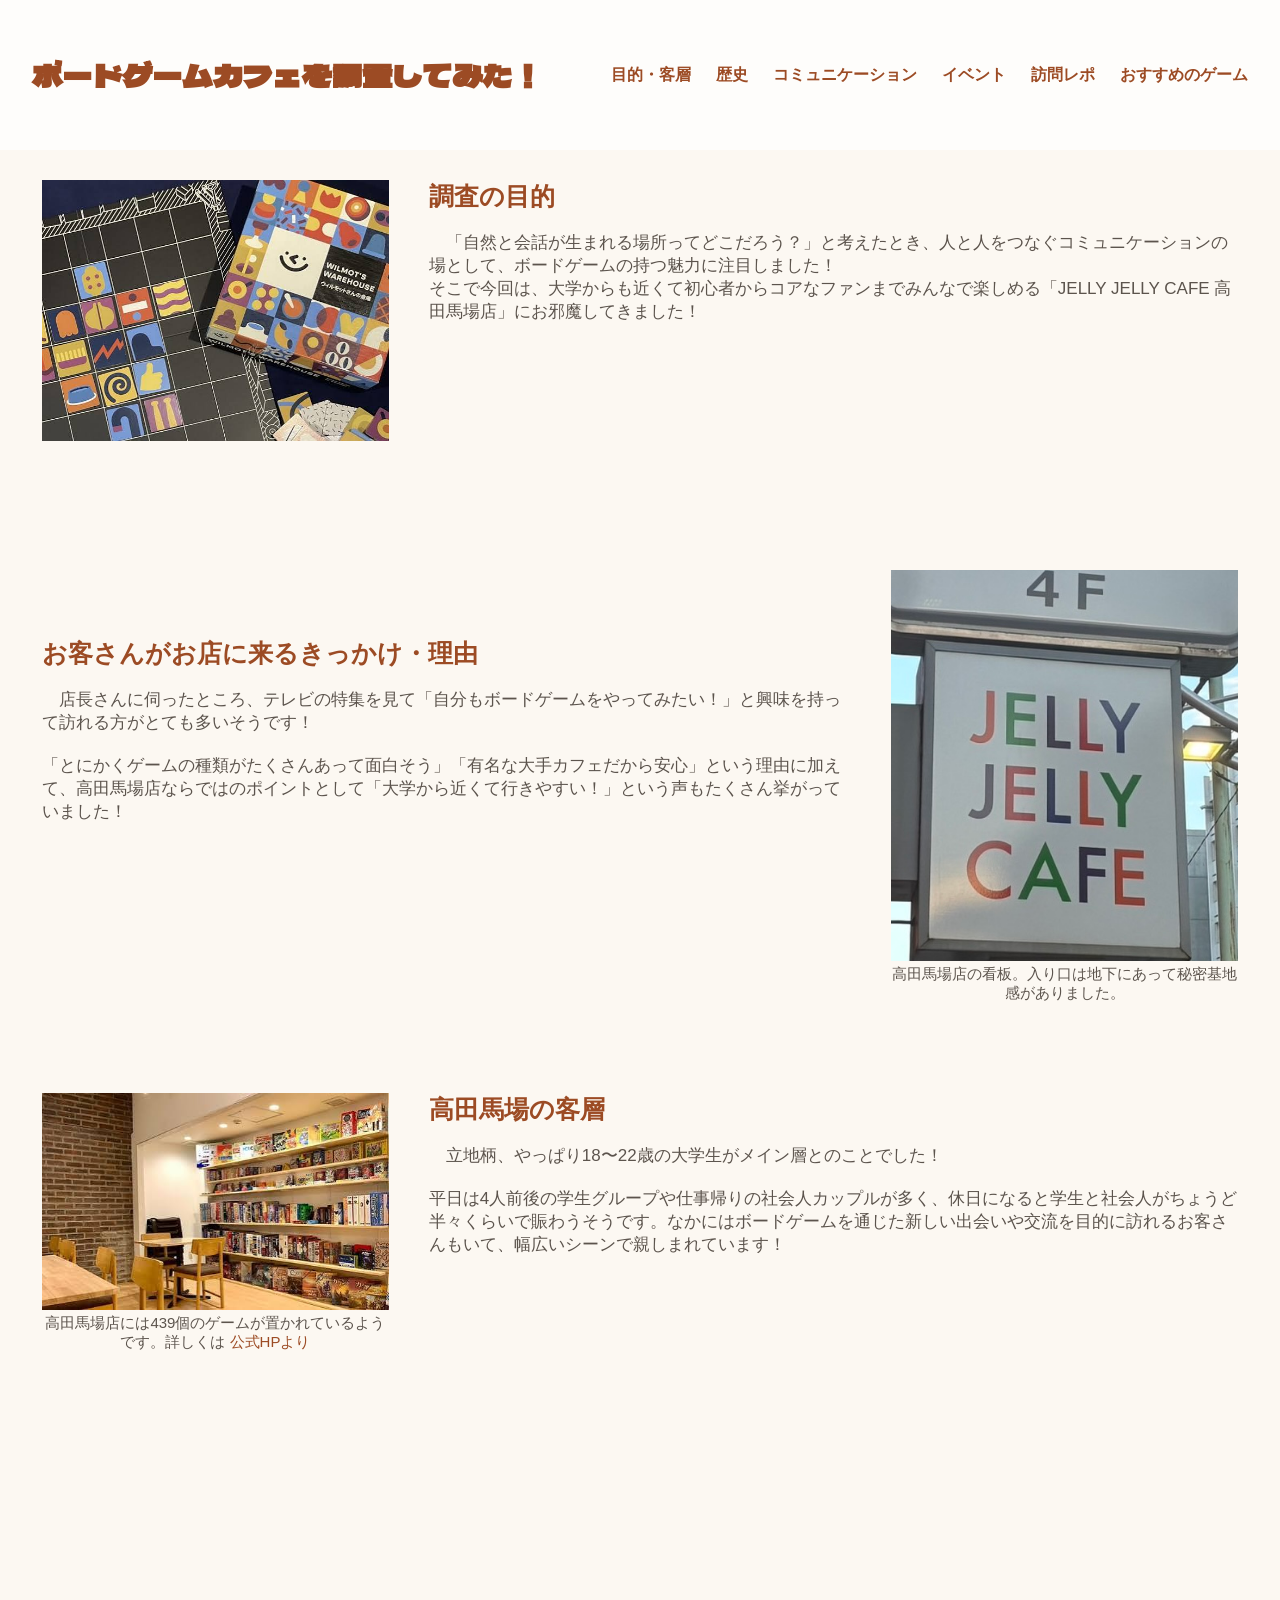
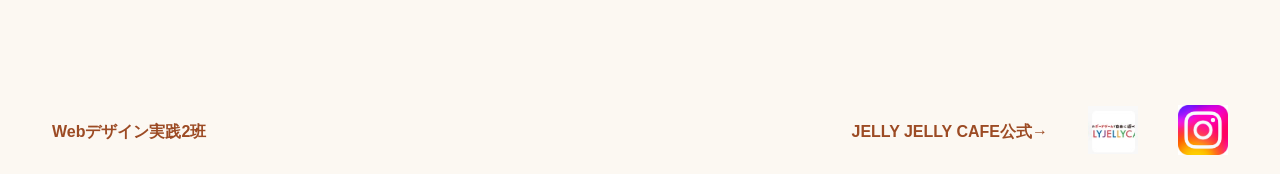
<file: index.html>
<!DOCTYPE html>
<html lang="ja">
<head>
	<meta charset="UTF-8">
    <link rel="stylesheet" href="style.css">
    <link rel="preconnect" href="https://fonts.googleapis.com">
	<link rel="preconnect" href="https://fonts.gstatic.com" crossorigin>
	<link href="https://fonts.googleapis.com/css2?family=Dela+Gothic+One&display=swap" rel="stylesheet">
    <link rel="icon" href="img/1_target/target.jpeg">
	<title>ボードゲームカフェを調査してみた！</title>
</head>

<body>
    <header>
        <div class="header_container">
            <font class="maintitle">ボードゲームカフェを調査してみた！</font>
            <div class="page_links">
                <a class="link_title" href="index.html">目的・客層</a>
                <a class="link_title" href="2_history.html">歴史</a>
                <a class="link_title" href="3_communication.html">コミュニケーション</a>
                <a class="link_title" href="4_event.html">イベント</a>
                <a class="link_title" href="5_nanioshita.html">訪問レポ</a>
                <a class="link_title" href="6_game.html">おすすめのゲーム</a>
            </div>
        </div>
    </header>


	<!--書き込むところ-->
	<main>
        <!--本調査の目的-->
        <div class="item" id="item1">
            <div class="photo_item">
                <img class="photo_image" src="img/1_target/target.jpeg"></img><br>
            </div>
            <div class="text_item">
                <font class="text_subtitle">調査の目的</font><br><br>
                <font class="text_nakami">　「自然と会話が生まれる場所ってどこだろう？」と考えたとき、人と人をつなぐコミュニケーションの場として、ボードゲームの持つ魅力に注目しました！<br>
                    そこで今回は、大学からも近くて初心者からコアなファンまでみんなで楽しめる「JELLY JELLY CAFE 高田馬場店」にお邪魔してきました！</font>
            </div>
        </div>
        <div class="item" id="item2">
            <div class="text_item">
                <font class="text_subtitle">お客さんがお店に来るきっかけ・理由</font><br><br>
                <font class="text_nakami">　店長さんに伺ったところ、テレビの特集を見て「自分もボードゲームをやってみたい！」と興味を持って訪れる方がとても多いそうです！<br><br>
                    「とにかくゲームの種類がたくさんあって面白そう」「有名な大手カフェだから安心」という理由に加えて、高田馬場店ならではのポイントとして「大学から近くて行きやすい！」という声もたくさん挙がっていました！</font>
            </div>
            <div class="photo_item">
                <img class="photo_image" src="img/1_target/kanban.JPG"></img><br>
                <font class="photo_caption">高田馬場店の看板。入り口は地下にあって秘密基地感がありました。</font>
            </div>
        </div>
        <div class="item" id="item3">
            <div class="photo_item">
                <img class="photo_image" src="img/1_target/tennai.jpeg"></img><br>
                <font class="photo_caption">高田馬場店には439個のゲームが置かれているようです。詳しくは
                    <a class="link_title" href="https://jellyjellycafe.com/games">公式HPより</a>
                </font>
            </div>
            <div class="text_item">
                <font class="text_subtitle">高田馬場の客層</font><br><br>
                <font class="text_nakami">　立地柄、やっぱり18〜22歳の大学生がメイン層とのことでした！<br><br>
                    平日は4人前後の学生グループや仕事帰りの社会人カップルが多く、休日になると学生と社会人がちょうど半々くらいで賑わうそうです。なかにはボードゲームを通じた新しい出会いや交流を目的に訪れるお客さんもいて、幅広いシーンで親しまれています！</font>
            </div>
        </div>
     <!--書き込むところ　ここまで！-->
    </main>

    <footer>
        <div class="footer_container">
            <font>Webデザイン実践2班</font>
            <div class="sns">
                <font>JELLY JELLY CAFE公式→</font>
                <a href="https://jellyjellycafe.com/about">
                    <img class="link_icon" src="img/1_target/koshiki_logo.jpg"></a>
                <a  href="https://www.instagram.com/jelly2cafe_baba/?utm_source=ig_web_button_share_sheet">
                    <img class="link_icon" src="img/1_target/instagram.jpeg"></a>
            </div>
        </div>
    </footer>

</body>
</html>
</file>
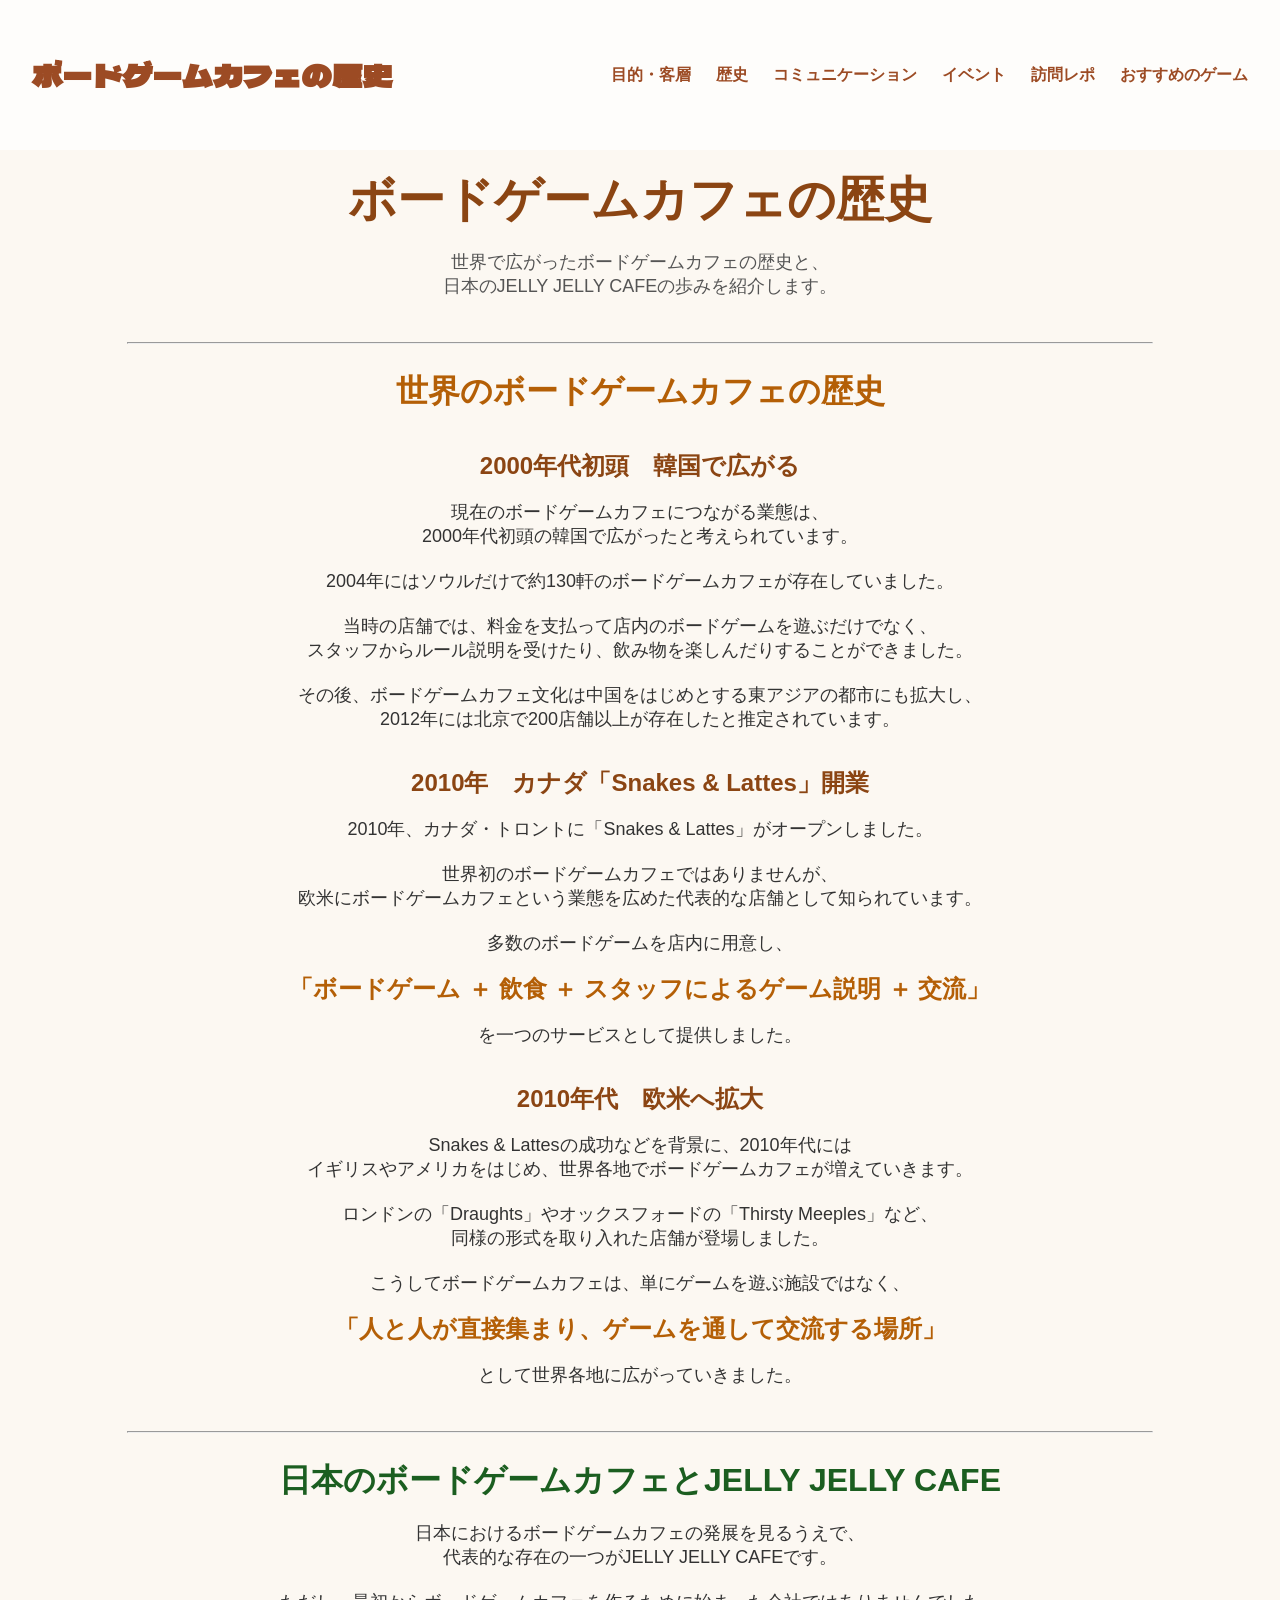
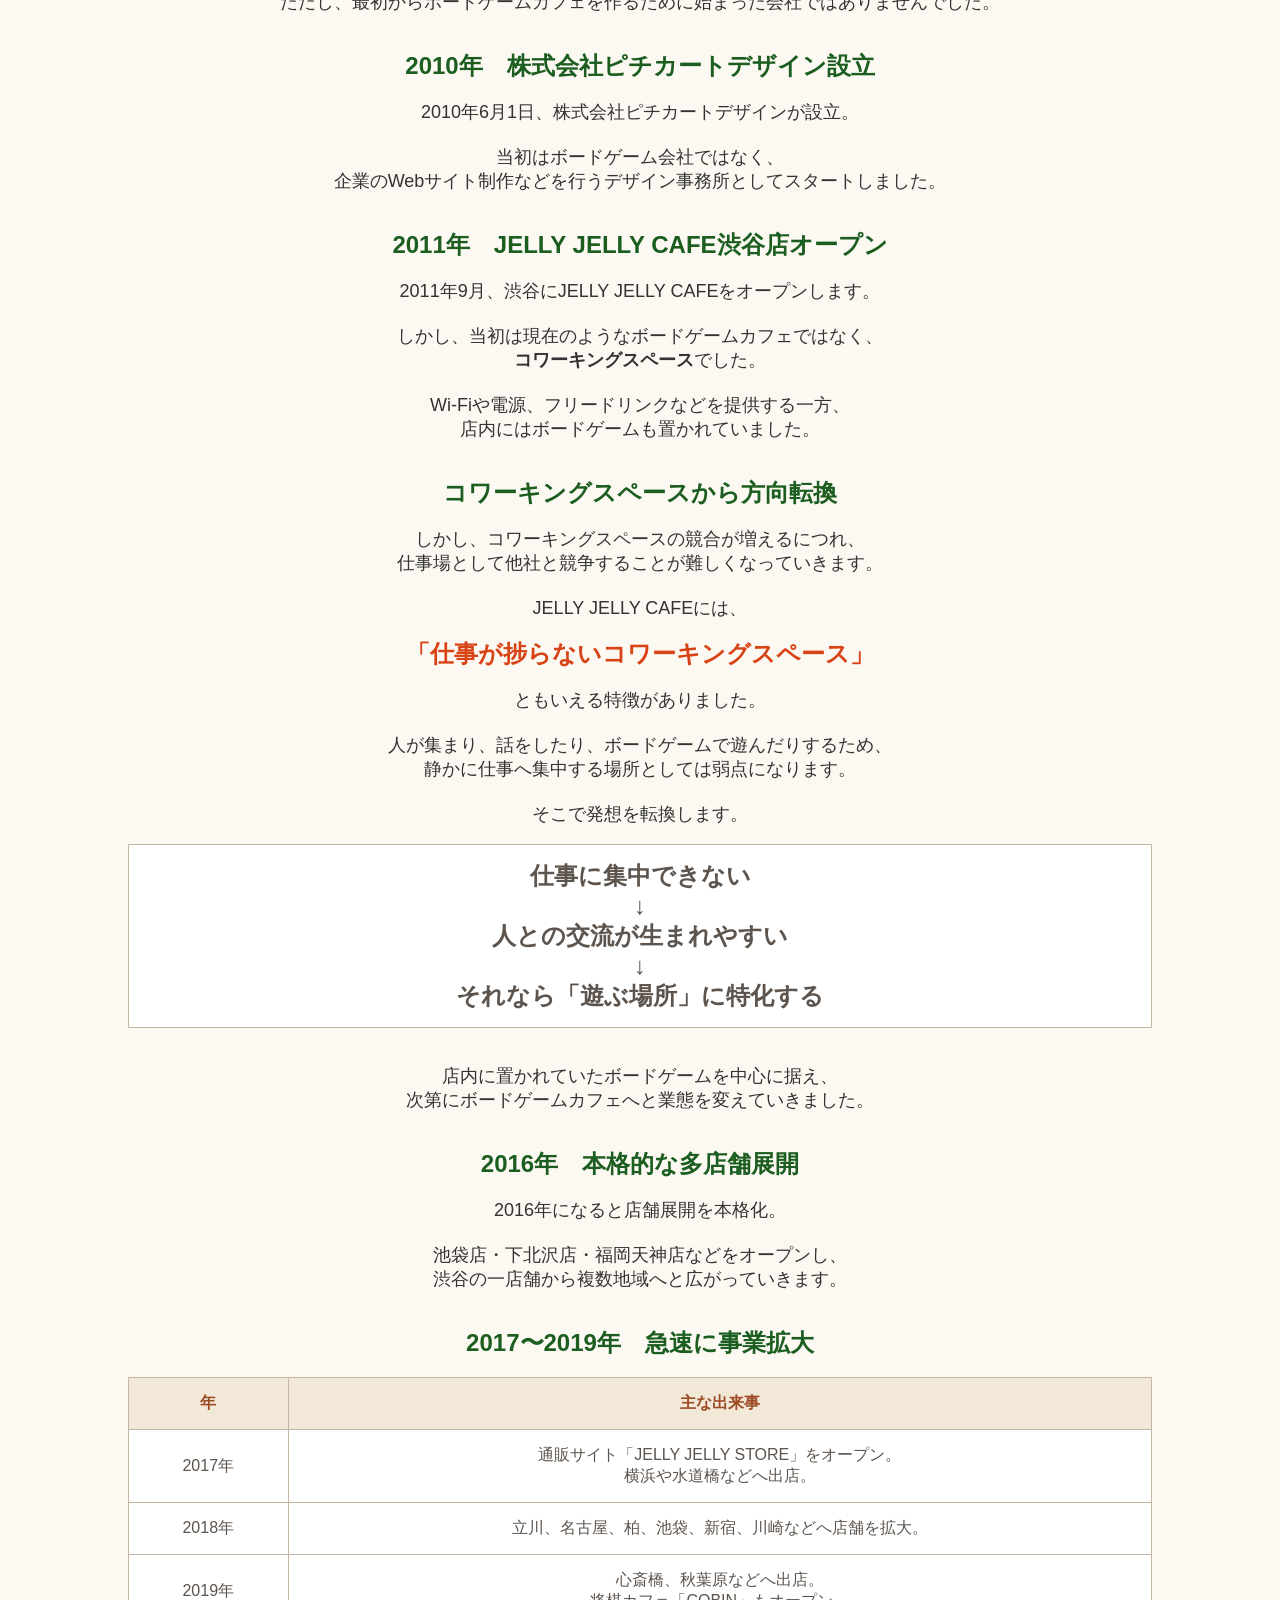
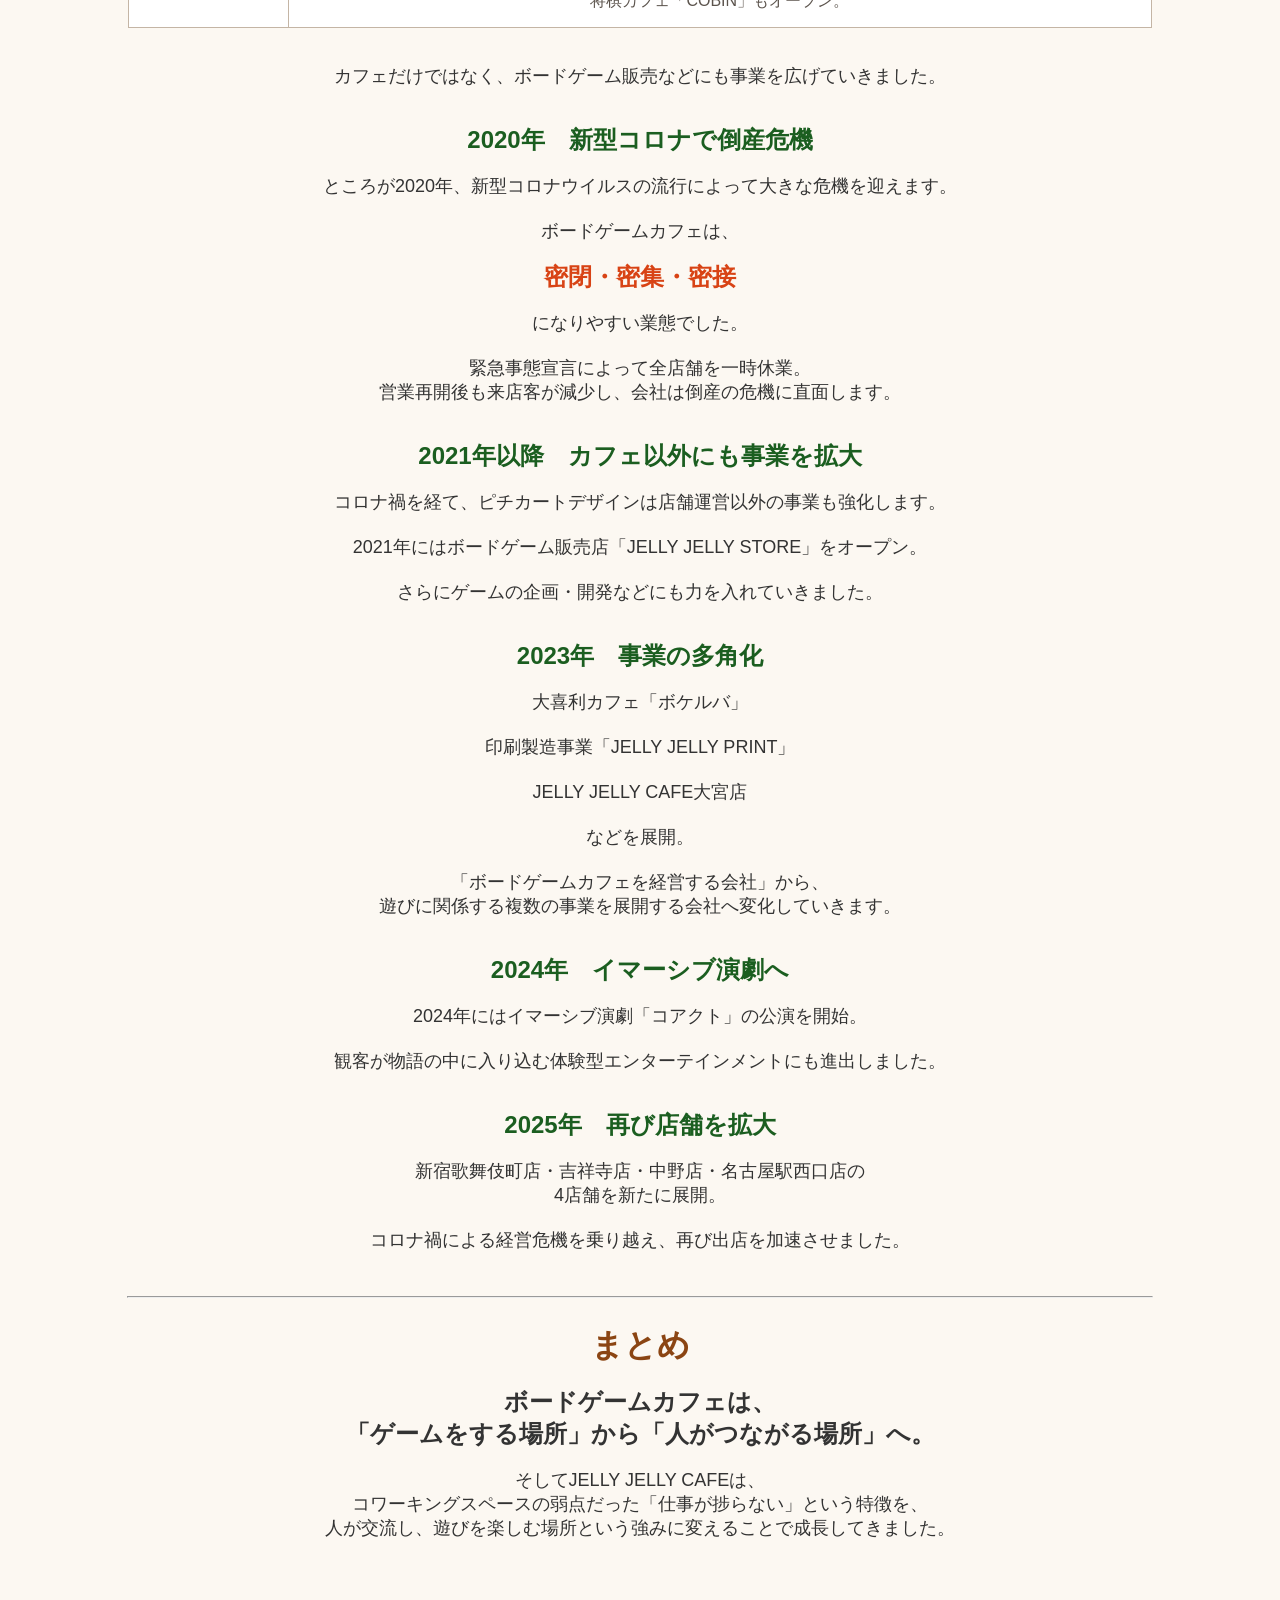
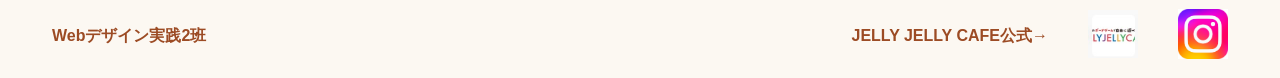
<file: 2_history.html>
<!DOCTYPE html>
<html lang="ja">
<head>
	<meta charset="UTF-8">
    <link rel="stylesheet" href="style.css">
    <link rel="preconnect" href="https://fonts.googleapis.com">
	<link rel="preconnect" href="https://fonts.gstatic.com" crossorigin>
	<link href="https://fonts.googleapis.com/css2?family=Dela+Gothic+One&display=swap" rel="stylesheet">
    <link rel="icon" href="img/1_target/target.jpeg">
	<title>ボードゲームカフェの歴史 | ボードゲームカフェを調査してみた！</title>
</head>


<BODY bgcolor="#FFF9F0">

    <header>
        <div class="header_container">
            <font class="maintitle">ボードゲームカフェの歴史</font>
            <div class="page_links">
                <a class="link_title" href="index.html">目的・客層</a>
                <a class="link_title" href="2_history.html">歴史</a>
                <a class="link_title" href="3_communication.html">コミュニケーション</a>
                <a class="link_title" href="4_event.html">イベント</a>
                <a class="link_title" href="5_nanioshita.html">訪問レポ</a>
                <a class="link_title" href="6_game.html">おすすめのゲーム</a>
            </div>
        </div>
    </header>


<DIV ALIGN="CENTER">

<BR>

<FONT SIZE="7" COLOR="#8B4513">
<B>ボードゲームカフェの歴史</B>
</FONT>

<BR><BR>

<FONT SIZE="4" COLOR="#555555">
世界で広がったボードゲームカフェの歴史と、<BR>
日本のJELLY JELLY CAFEの歩みを紹介します。
</FONT>

<BR><BR><BR>

<HR width="80%">

<BR>

<!-- 世界編 -->

<FONT SIZE="6" COLOR="#B45F06">
<B>世界のボードゲームカフェの歴史</B>
</FONT>

<BR><BR><BR>

<FONT SIZE="5" COLOR="#8B4513">
<B>2000年代初頭　韓国で広がる</B>
</FONT>

<BR><BR>

<FONT SIZE="4" COLOR="#333333">
現在のボードゲームカフェにつながる業態は、<BR>
2000年代初頭の韓国で広がったと考えられています。
<BR><BR>

2004年にはソウルだけで約130軒のボードゲームカフェが存在していました。
<BR><BR>

当時の店舗では、料金を支払って店内のボードゲームを遊ぶだけでなく、<BR>
スタッフからルール説明を受けたり、飲み物を楽しんだりすることができました。
<BR><BR>

その後、ボードゲームカフェ文化は中国をはじめとする東アジアの都市にも拡大し、<BR>
2012年には北京で200店舗以上が存在したと推定されています。
</FONT>

<BR><BR><BR>

<FONT SIZE="5" COLOR="#8B4513">
<B>2010年　カナダ「Snakes & Lattes」開業</B>
</FONT>

<BR><BR>

<FONT SIZE="4" COLOR="#333333">
2010年、カナダ・トロントに「Snakes & Lattes」がオープンしました。
<BR><BR>

世界初のボードゲームカフェではありませんが、<BR>
欧米にボードゲームカフェという業態を広めた代表的な店舗として知られています。
<BR><BR>

多数のボードゲームを店内に用意し、
</FONT>

<BR><BR>

<FONT SIZE="5" COLOR="#B45F06">
<B>
「ボードゲーム ＋ 飲食 ＋ スタッフによるゲーム説明 ＋ 交流」
</B>
</FONT>

<BR><BR>

<FONT SIZE="4" COLOR="#333333">
を一つのサービスとして提供しました。
</FONT>

<BR><BR><BR>

<FONT SIZE="5" COLOR="#8B4513">
<B>2010年代　欧米へ拡大</B>
</FONT>

<BR><BR>

<FONT SIZE="4" COLOR="#333333">
Snakes & Lattesの成功などを背景に、2010年代には<BR>
イギリスやアメリカをはじめ、世界各地でボードゲームカフェが増えていきます。
<BR><BR>

ロンドンの「Draughts」やオックスフォードの「Thirsty Meeples」など、<BR>
同様の形式を取り入れた店舗が登場しました。
<BR><BR>

こうしてボードゲームカフェは、単にゲームを遊ぶ施設ではなく、
</FONT>

<BR><BR>

<FONT SIZE="5" COLOR="#B45F06">
<B>「人と人が直接集まり、ゲームを通して交流する場所」</B>
</FONT>

<BR><BR>

<FONT SIZE="4" COLOR="#333333">
として世界各地に広がっていきました。
</FONT>

<BR><BR><BR>

<HR width="80%">

<BR>

<!-- 日本編 -->

<FONT SIZE="6" COLOR="#1B5E20">
<B>日本のボードゲームカフェとJELLY JELLY CAFE</B>
</FONT>

<BR><BR>

<FONT SIZE="4" COLOR="#333333">
日本におけるボードゲームカフェの発展を見るうえで、<BR>
代表的な存在の一つがJELLY JELLY CAFEです。
<BR><BR>

ただし、最初からボードゲームカフェを作るために始まった会社ではありませんでした。
</FONT>

<BR><BR><BR>

<FONT SIZE="5" COLOR="#1B5E20">
<B>2010年　株式会社ピチカートデザイン設立</B>
</FONT>

<BR><BR>

<FONT SIZE="4" COLOR="#333333">
2010年6月1日、株式会社ピチカートデザインが設立。
<BR><BR>

当初はボードゲーム会社ではなく、<BR>
企業のWebサイト制作などを行うデザイン事務所としてスタートしました。
</FONT>

<BR><BR><BR>

<FONT SIZE="5" COLOR="#1B5E20">
<B>2011年　JELLY JELLY CAFE渋谷店オープン</B>
</FONT>

<BR><BR>

<FONT SIZE="4" COLOR="#333333">
2011年9月、渋谷にJELLY JELLY CAFEをオープンします。
<BR><BR>

しかし、当初は現在のようなボードゲームカフェではなく、<BR>
<B>コワーキングスペース</B>でした。
<BR><BR>

Wi-Fiや電源、フリードリンクなどを提供する一方、<BR>
店内にはボードゲームも置かれていました。
</FONT>

<BR><BR><BR>

<FONT SIZE="5" COLOR="#1B5E20">
<B>コワーキングスペースから方向転換</B>
</FONT>

<BR><BR>

<FONT SIZE="4" COLOR="#333333">
しかし、コワーキングスペースの競合が増えるにつれ、<BR>
仕事場として他社と競争することが難しくなっていきます。
<BR><BR>

JELLY JELLY CAFEには、
</FONT>

<BR><BR>

<FONT SIZE="5" COLOR="#D84315">
<B>「仕事が捗らないコワーキングスペース」</B>
</FONT>

<BR><BR>

<FONT SIZE="4" COLOR="#333333">
ともいえる特徴がありました。
<BR><BR>

人が集まり、話をしたり、ボードゲームで遊んだりするため、<BR>
静かに仕事へ集中する場所としては弱点になります。
<BR><BR>

そこで発想を転換します。
</FONT>

<BR><BR>

<table>
<tr>
<td align="center">
<FONT SIZE="5">
<B>仕事に集中できない</B>
<BR>
↓
<BR>
<B>人との交流が生まれやすい</B>
<BR>
↓
<BR>
<B>それなら「遊ぶ場所」に特化する</B>
</FONT>
</td>
</tr>
</table>

<BR><BR>

<FONT SIZE="4" COLOR="#333333">
店内に置かれていたボードゲームを中心に据え、<BR>
次第にボードゲームカフェへと業態を変えていきました。
</FONT>

<BR><BR><BR>

<FONT SIZE="5" COLOR="#1B5E20">
<B>2016年　本格的な多店舗展開</B>
</FONT>

<BR><BR>

<FONT SIZE="4" COLOR="#333333">
2016年になると店舗展開を本格化。
<BR><BR>

池袋店・下北沢店・福岡天神店などをオープンし、<BR>
渋谷の一店舗から複数地域へと広がっていきます。
</FONT>

<BR><BR><BR>

<FONT SIZE="5" COLOR="#1B5E20">
<B>2017〜2019年　急速に事業拡大</B>
</FONT>

<BR><BR>

<table>

<tr>
<th>年</th>
<th>主な出来事</th>
</tr>

<tr>
<td>2017年</td>
<td>
通販サイト「JELLY JELLY STORE」をオープン。<BR>
横浜や水道橋などへ出店。
</td>
</tr>

<tr>
<td>2018年</td>
<td>
立川、名古屋、柏、池袋、新宿、川崎などへ店舗を拡大。
</td>
</tr>

<tr>
<td>2019年</td>
<td>
心斎橋、秋葉原などへ出店。<BR>
将棋カフェ「COBIN」もオープン。
</td>
</tr>

</table>

<BR><BR>

<FONT SIZE="4" COLOR="#333333">
カフェだけではなく、ボードゲーム販売などにも事業を広げていきました。
</FONT>

<BR><BR><BR>

<FONT SIZE="5" COLOR="#1B5E20">
<B>2020年　新型コロナで倒産危機</B>
</FONT>

<BR><BR>

<FONT SIZE="4" COLOR="#333333">
ところが2020年、新型コロナウイルスの流行によって大きな危機を迎えます。
<BR><BR>

ボードゲームカフェは、
</FONT>

<BR><BR>

<FONT SIZE="5" COLOR="#D84315">
<B>密閉・密集・密接</B>
</FONT>

<BR><BR>

<FONT SIZE="4" COLOR="#333333">
になりやすい業態でした。
<BR><BR>

緊急事態宣言によって全店舗を一時休業。<BR>
営業再開後も来店客が減少し、会社は倒産の危機に直面します。
</FONT>

<BR><BR><BR>

<FONT SIZE="5" COLOR="#1B5E20">
<B>2021年以降　カフェ以外にも事業を拡大</B>
</FONT>

<BR><BR>

<FONT SIZE="4" COLOR="#333333">
コロナ禍を経て、ピチカートデザインは店舗運営以外の事業も強化します。
<BR><BR>

2021年にはボードゲーム販売店「JELLY JELLY STORE」をオープン。
<BR><BR>

さらにゲームの企画・開発などにも力を入れていきました。
</FONT>

<BR><BR><BR>

<FONT SIZE="5" COLOR="#1B5E20">
<B>2023年　事業の多角化</B>
</FONT>

<BR><BR>

<FONT SIZE="4" COLOR="#333333">
大喜利カフェ「ボケルバ」<BR><BR>
印刷製造事業「JELLY JELLY PRINT」<BR><BR>
JELLY JELLY CAFE大宮店
<BR><BR>

などを展開。
<BR><BR>

「ボードゲームカフェを経営する会社」から、<BR>
遊びに関係する複数の事業を展開する会社へ変化していきます。
</FONT>

<BR><BR><BR>

<FONT SIZE="5" COLOR="#1B5E20">
<B>2024年　イマーシブ演劇へ</B>
</FONT>

<BR><BR>

<FONT SIZE="4" COLOR="#333333">
2024年にはイマーシブ演劇「コアクト」の公演を開始。
<BR><BR>

観客が物語の中に入り込む体験型エンターテインメントにも進出しました。
</FONT>

<BR><BR><BR>

<FONT SIZE="5" COLOR="#1B5E20">
<B>2025年　再び店舗を拡大</B>
</FONT>

<BR><BR>

<FONT SIZE="4" COLOR="#333333">
新宿歌舞伎町店・吉祥寺店・中野店・名古屋駅西口店の<BR>
4店舗を新たに展開。
<BR><BR>

コロナ禍による経営危機を乗り越え、再び出店を加速させました。
</FONT>

<BR><BR><BR>

<HR width="80%">

<BR>

<FONT SIZE="6" COLOR="#8B4513">
<B>まとめ</B>
</FONT>

<BR><BR>

<FONT SIZE="5" COLOR="#333333">
<B>
ボードゲームカフェは、<BR>
「ゲームをする場所」から「人がつながる場所」へ。
</B>
</FONT>

<BR><BR>

<FONT SIZE="4" COLOR="#333333">
そしてJELLY JELLY CAFEは、<BR>
コワーキングスペースの弱点だった「仕事が捗らない」という特徴を、<BR>
人が交流し、遊びを楽しむ場所という強みに変えることで成長してきました。
</FONT>

<BR><BR><BR><BR>

</DIV>

<footer>
    <div class="footer_container">
        <font>Webデザイン実践2班</font>
        <div class="sns">
            <font>JELLY JELLY CAFE公式→</font>
            <a href="https://jellyjellycafe.com/about">
                <img class="link_icon" src="img/1_target/koshiki_logo.jpg"></a>
            <a  href="https://www.instagram.com/jelly2cafe_baba/?utm_source=ig_web_button_share_sheet">
                <img class="link_icon" src="img/1_target/instagram.jpeg"></a>
        </div>
    </div>
</footer>

</body>
</html>
</file>
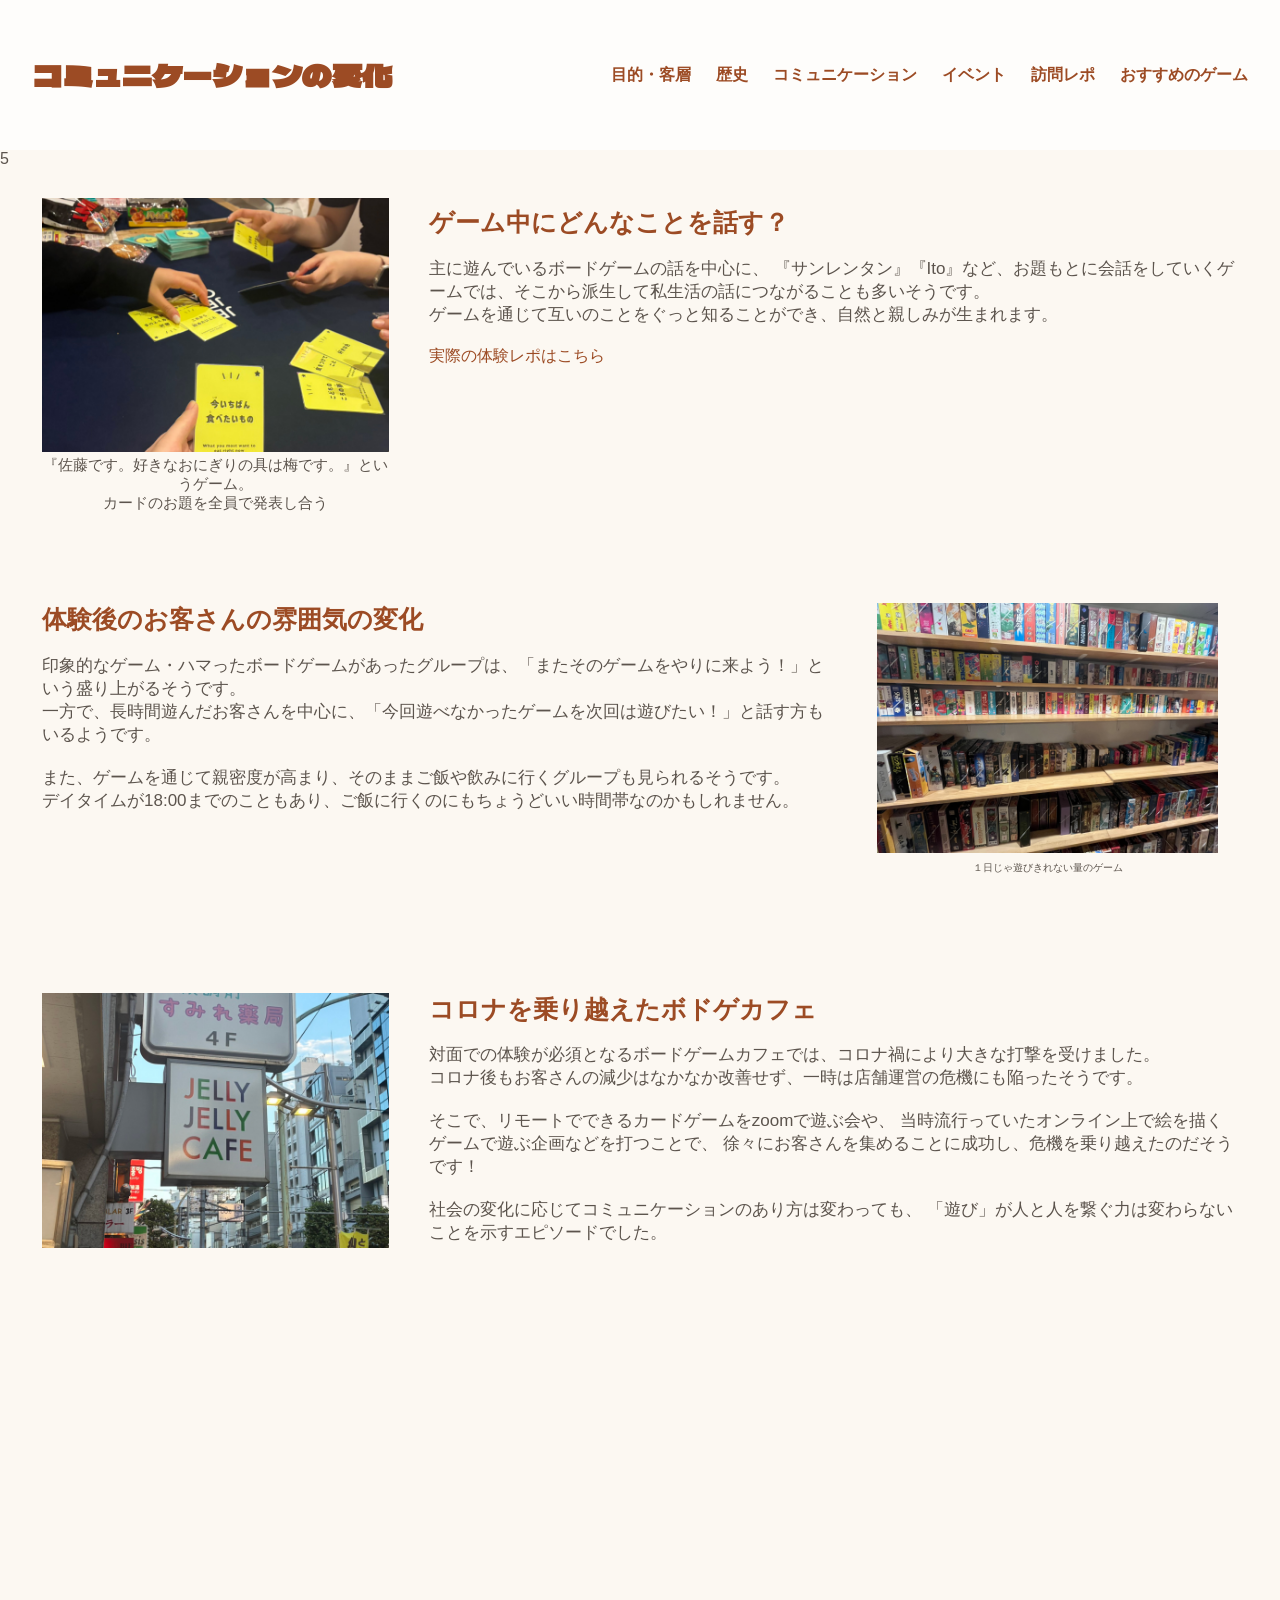
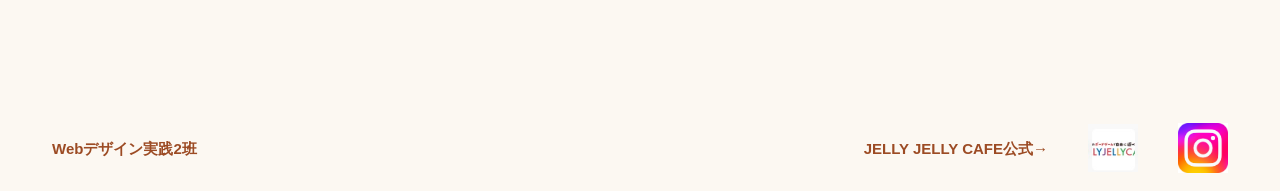
<file: 3_communication.html>
<!DOCTYPE html>
<html lang="ja">
<head>
	<meta charset="UTF-8">
    <link rel="stylesheet" href="style.css">
    <link rel="preconnect" href="https://fonts.googleapis.com">
		<link rel="preconnect" href="https://fonts.gstatic.com" crossorigin>
		<link href="https://fonts.googleapis.com/css2?family=Dela+Gothic+One&display=swap" rel="stylesheet">
        <link rel="icon" href="img/1_target/target.jpeg">
	<title>コミュニケーション | ボードゲームカフェを調査してみた！</title>
</head>

<body>
    <header>
        <div class="header_container">
        <font class="maintitle">コミュニケーションの変化</font>
        <div class="page_links">
            <a class="link_title" href="index.html">目的・客層</a>
            <a class="link_title" href="2_history.html">歴史</a>
            <a class="link_title" href="3_communication.html">コミュニケーション</a>
            <a class="link_title" href="4_event.html">イベント</a>
            <a class="link_title" href="5_nanioshita.html">訪問レポ</a>
            <a class="link_title" href="6_game.html">おすすめのゲーム</a>
        </div>
        </div>
    </header>

	<!--書き込むところ-->5
	<main>
        <div class="item" id="item1">
            <div class="photo_item">
                <img class="photo_image" src="img/3_communication/com1.jpg"></img><br>
                <font class="photo_caption"　size="1">
『佐藤です。好きなおにぎりの具は梅です。』というゲーム。<br>カードのお題を全員で発表し合う
</font> 
            </div>
            <div class="text_item">
                <font class="text_subtitle">ゲーム中にどんなことを話す？</font><br><br> <!--タイトル-->
                <font class="text_nakami">
主に遊んでいるボードゲームの話を中心に、
『サンレンタン』『Ito』など、お題もとに会話をしていくゲームでは、そこから派生して私生活の話につながることも多いそうです。<br>
ゲームを通じて互いのことをぐっと知ることができ、自然と親しみが生まれます。<br><br></font>

<a class="link_title"　href="5_nanioshita.html">実際の体験レポはこちら</a>
</font> <!--文章-->
            </div>
        </div>
        <div class="item" id="item2">
            <div class="text_item">
                <font class="text_subtitle">体験後のお客さんの雰囲気の変化</font><br><br>
                <font class="text_nakami">
印象的なゲーム・ハマったボードゲームがあったグループは、「またそのゲームをやりに来よう！」という盛り上がるそうです。<br>
一方で、長時間遊んだお客さんを中心に、「今回遊べなかったゲームを次回は遊びたい！」と話す方もいるようです。<br><br>

また、ゲームを通じて親密度が高まり、そのままご飯や飲みに行くグループも見られるそうです。<br>

デイタイムが18:00までのこともあり、ご飯に行くのにもちょうどいい時間帯なのかもしれません。
</font>
            </div>
            <div class="photo_item">
                <img class="photo_image" src="img/3_communication/com2.jpg"></img><br>
                <font class="photo_caption"><font size="1">
１日じゃ遊びきれない量のゲーム</font>
            </div>
        </div>
        <div class="item" id="item3">
            <div class="photo_item">
                <img class="photo_image" src="img/3_communication/com3.jpg"></img><br>

            </div>
            <div class="text_item">
                <font class="text_subtitle">コロナを乗り越えたボドゲカフェ</font><br><br>
                <font class="text_nakami">対面での体験が必須となるボードゲームカフェでは、コロナ禍により大きな打撃を受けました。<br>
コロナ後もお客さんの減少はなかなか改善せず、一時は店舗運営の危機にも陥ったそうです。<br><br>

そこで、リモートでできるカードゲームをzoomで遊ぶ会や、
当時流行っていたオンライン上で絵を描くゲームで遊ぶ企画などを打つことで、
徐々にお客さんを集めることに成功し、危機を乗り越えたのだそうです！<br><br>


社会の変化に応じてコミュニケーションのあり方は変わっても、
「遊び」が人と人を繋ぐ力は変わらないことを示すエピソードでした。
</font>
            </div>
               </div>
	</main>
    


    <footer>
        <div class="footer_container">
            <font>Webデザイン実践2班</font>
            <div class="sns">
                <font>JELLY JELLY CAFE公式→</font>
                <a href="https://jellyjellycafe.com/about">
                    <img class="link_icon" src="img/1_target/koshiki_logo.jpg"></a>
                <a  href="https://www.instagram.com/jelly2cafe_baba/?utm_source=ig_web_button_share_sheet">
                    <img class="link_icon" src="img/1_target/instagram.jpeg"></a>
            </div>
        </div>
    </footer>

</body>
</html>
</file>
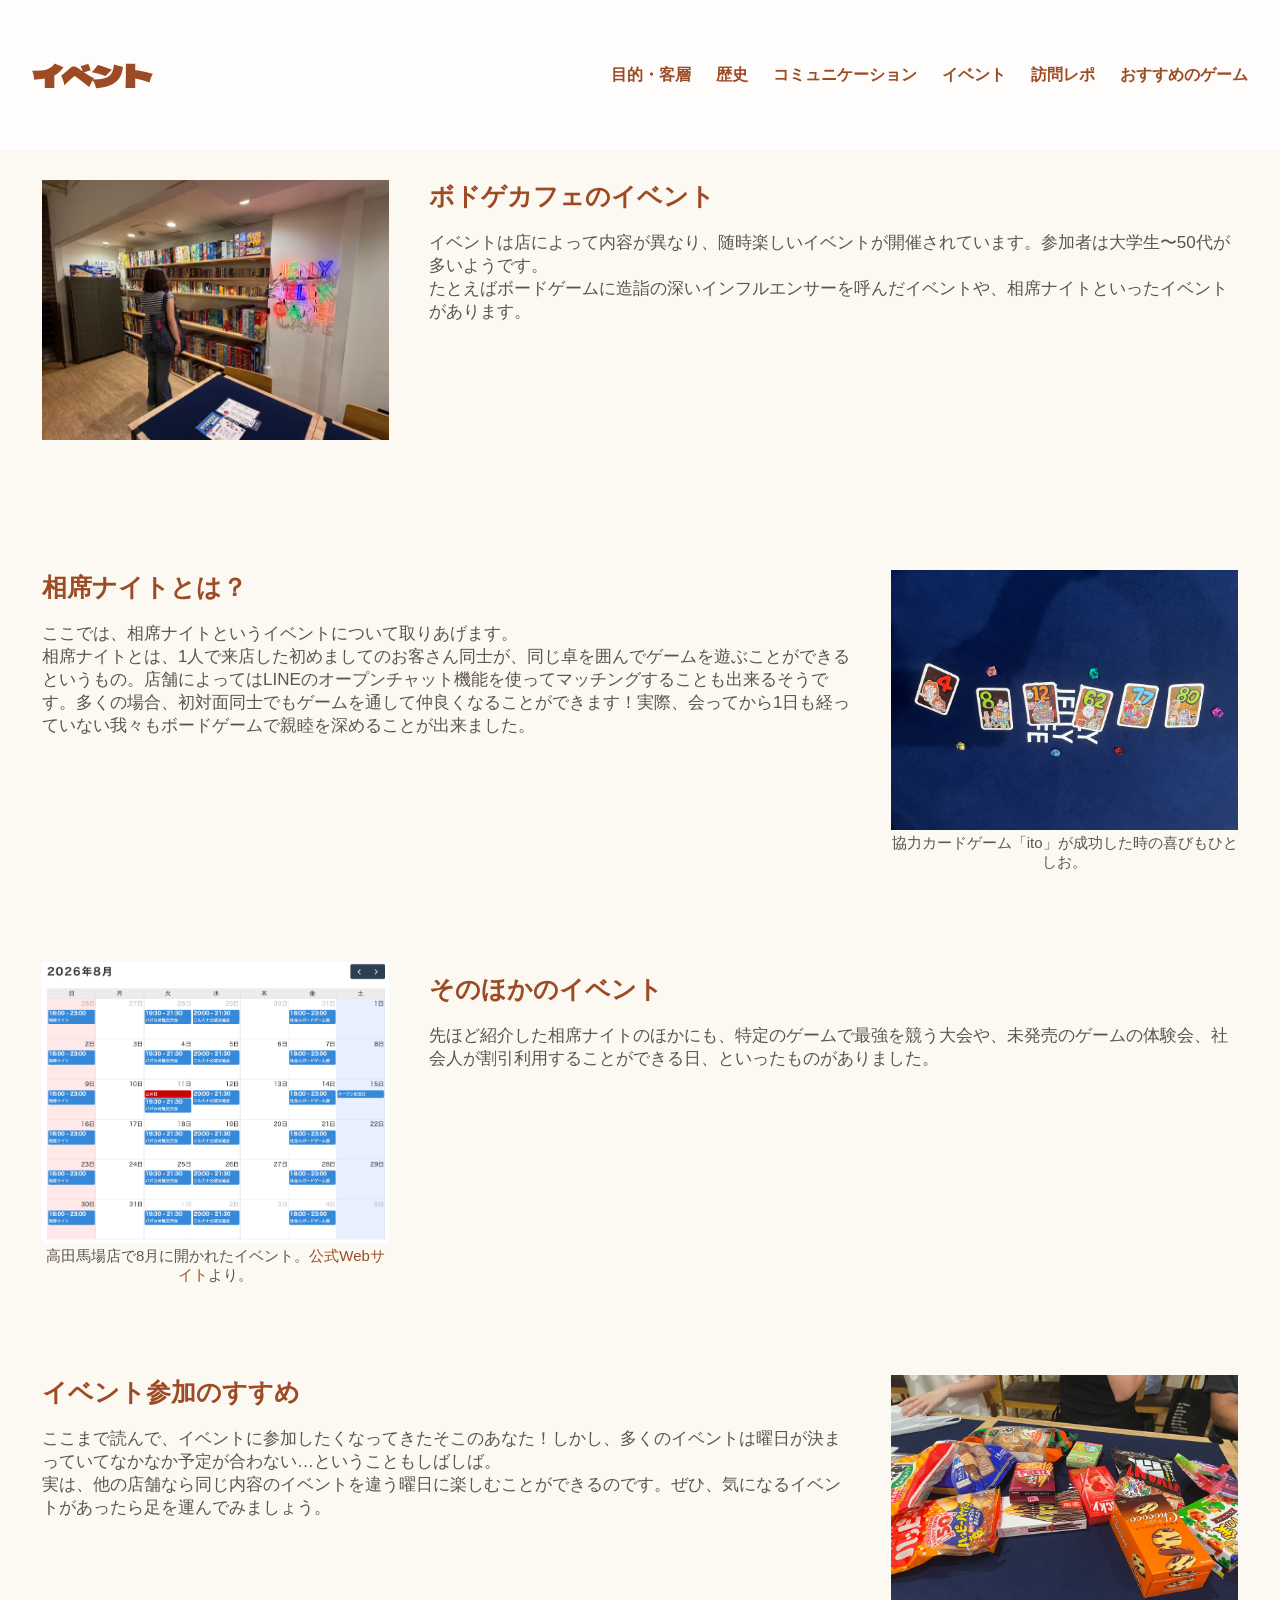
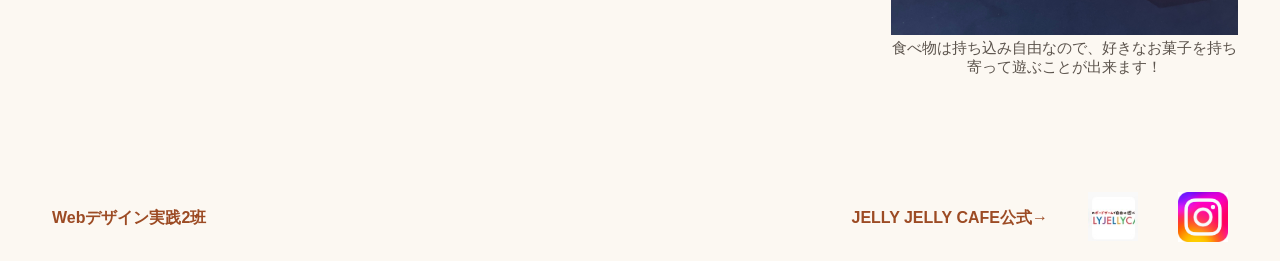
<file: 4_event.html>
<!DOCTYPE html>
<html lang="ja">
	<head>
		<meta charset="UTF-8">
		<link rel="stylesheet" href="style.css">
        <link rel="preconnect" href="https://fonts.googleapis.com">
		<link rel="preconnect" href="https://fonts.gstatic.com" crossorigin>
		<link href="https://fonts.googleapis.com/css2?family=Dela+Gothic+One&display=swap" rel="stylesheet">
		<link rel="icon" href="img/1_target/target.jpeg">
		<title>イベント | ボードゲームカフェを調査してみた！</title>
	</head>
	
	<body>
		<header>
            <div class="header_container">
			<font class="maintitle">イベント</font>
			<div class="page_links">
				<a class="link_title" href="index.html">目的・客層</a>
				<a class="link_title" href="2_history.html">歴史</a>
				<a class="link_title" href="3_communication.html">コミュニケーション</a>
				<a class="link_title" href="4_event.html">イベント</a>
				<a class="link_title" href="5_nanioshita.html">訪問レポ</a>
				<a class="link_title" href="6_game.html">おすすめのゲーム</a>
			</div>
            </div>
		</header>
		
		<!--書き込むところ-->
		<main>
		<div class="item" id="item1">
			<div class="photo_item">
				<img class="photo_image" src="img/4_event/0827_1451.jpg" width="400"></img><br><!--写真のリンク　src=""の中身-->
			</div>
			<div class="text_item">
				<font class="text_subtitle">ボドゲカフェのイベント</font><br><br> <!--タイトル-->
				<font class="text_nakami">イベントは店によって内容が異なり、随時楽しいイベントが開催されています。参加者は大学生〜50代が多いようです。<br>
				たとえばボードゲームに造詣の深いインフルエンサーを呼んだイベントや、相席ナイトといったイベントがあります。</font> <!--文章-->
			</div>
		</div>
		<div class="item" id="item2">
			<div class="text_item">
				<font class="text_subtitle">相席ナイトとは？</font><br><br>
				<font class="text_nakami">ここでは、相席ナイトというイベントについて取りあげます。<br>
				相席ナイトとは、1人で来店した初めましてのお客さん同士が、同じ卓を囲んでゲームを遊ぶことができるというもの。店舗によってはLINEのオープンチャット機能を使ってマッチングすることも出来るそうです。多くの場合、初対面同士でもゲームを通して仲良くなることができます！実際、会ってから1日も経っていない我々もボードゲームで親睦を深めることが出来ました。</font>
			</div>
			<div class="photo_item">
				<img class="photo_image" src="img/4_event/0827_1425.jpg" width="400"></img><br>
				<font class="photo_caption">協力カードゲーム「ito」が成功した時の喜びもひとしお。</font>
			</div>
		</div>
		<div class="item" id="item3">
			<div class="photo_item">
				<img class="photo_image" src="img/4_event/0827_1356.png" width="400"></img><br>
				<font class="photo_caption">高田馬場店で8月に開かれたイベント。<a class="link_title" href="https://jellyjellycafe.com/category/event/event_takadanobaba">公式Webサイト</a>より。</font>
			</div>
			<div class="text_item">
				<font class="text_subtitle">そのほかのイベント</font><br><br>
				<font class="text_nakami">先ほど紹介した相席ナイトのほかにも、特定のゲームで最強を競う大会や、未発売のゲームの体験会、社会人が割引利用することができる日、といったものがありました。</font>
			</div>
		</div>
		<div class="item" id="item4">
			<div class="text_item">
				<font class="text_subtitle">イベント参加のすすめ</font><br><br>
				<font class="text_nakami">ここまで読んで、イベントに参加したくなってきたそこのあなた！しかし、多くのイベントは曜日が決まっていてなかなか予定が合わない…ということもしばしば。<br>実は、他の店舗なら同じ内容のイベントを違う曜日に楽しむことができるのです。ぜひ、気になるイベントがあったら足を運んでみましょう。</font>
			</div>
			<div class="photo_item">
				<img class="photo_image" src="img/4_event/0827_1441.jpg" width="400"></img><br>
				<font class="photo_caption">食べ物は持ち込み自由なので、好きなお菓子を持ち寄って遊ぶことが出来ます！</font>
			</div>
		</div>
		</main>
		<!--書き込むところ　ここまで！-->
		
		
		<footer>
			<div class="footer_container">
				<font>Webデザイン実践2班</font>
				<div class="sns">
					<font>JELLY JELLY CAFE公式→</font>
					<a href="https://jellyjellycafe.com/about">
						<img class="link_icon" src="img/1_target/koshiki_logo.jpg"></a>
					<a  href="https://www.instagram.com/jelly2cafe_baba/?utm_source=ig_web_button_share_sheet">
						<img class="link_icon" src="img/1_target/instagram.jpeg"></a>
				</div>
			</div>
		</footer>
		
	</body>
</html>
</file>
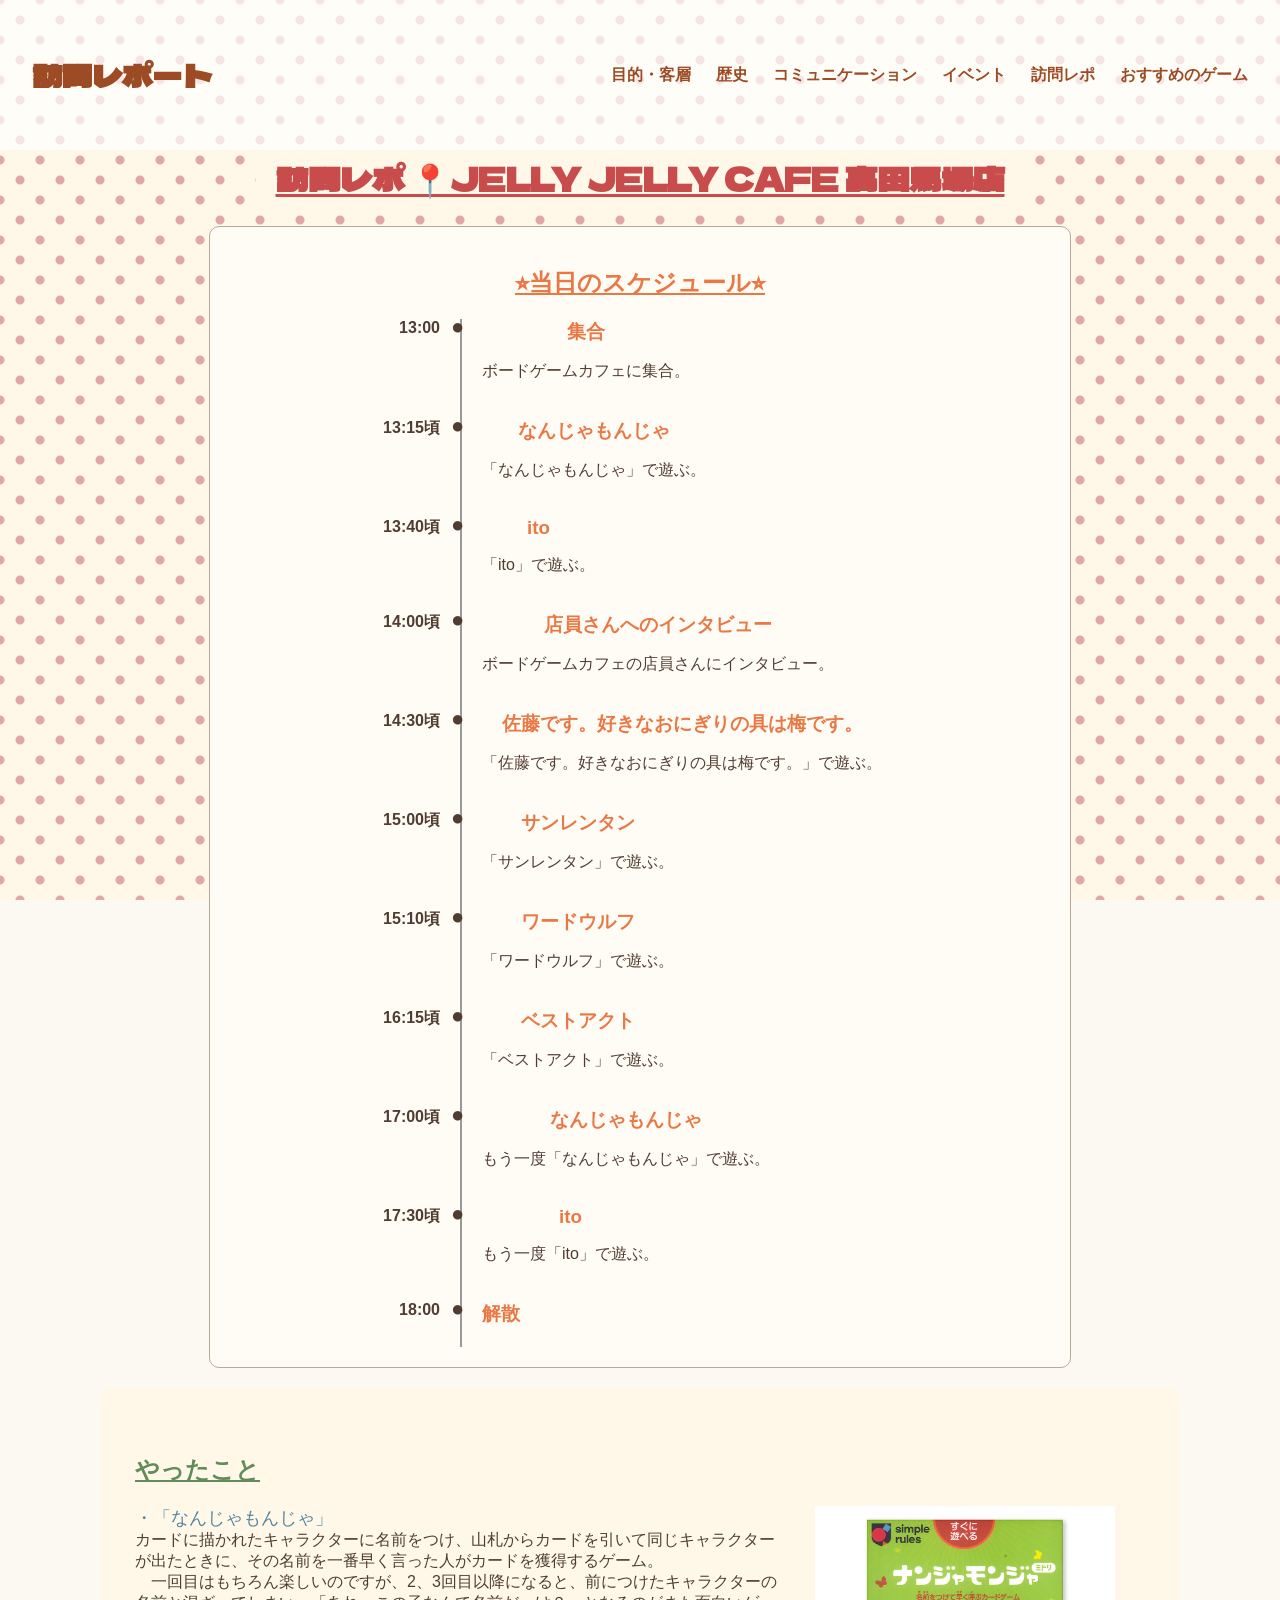
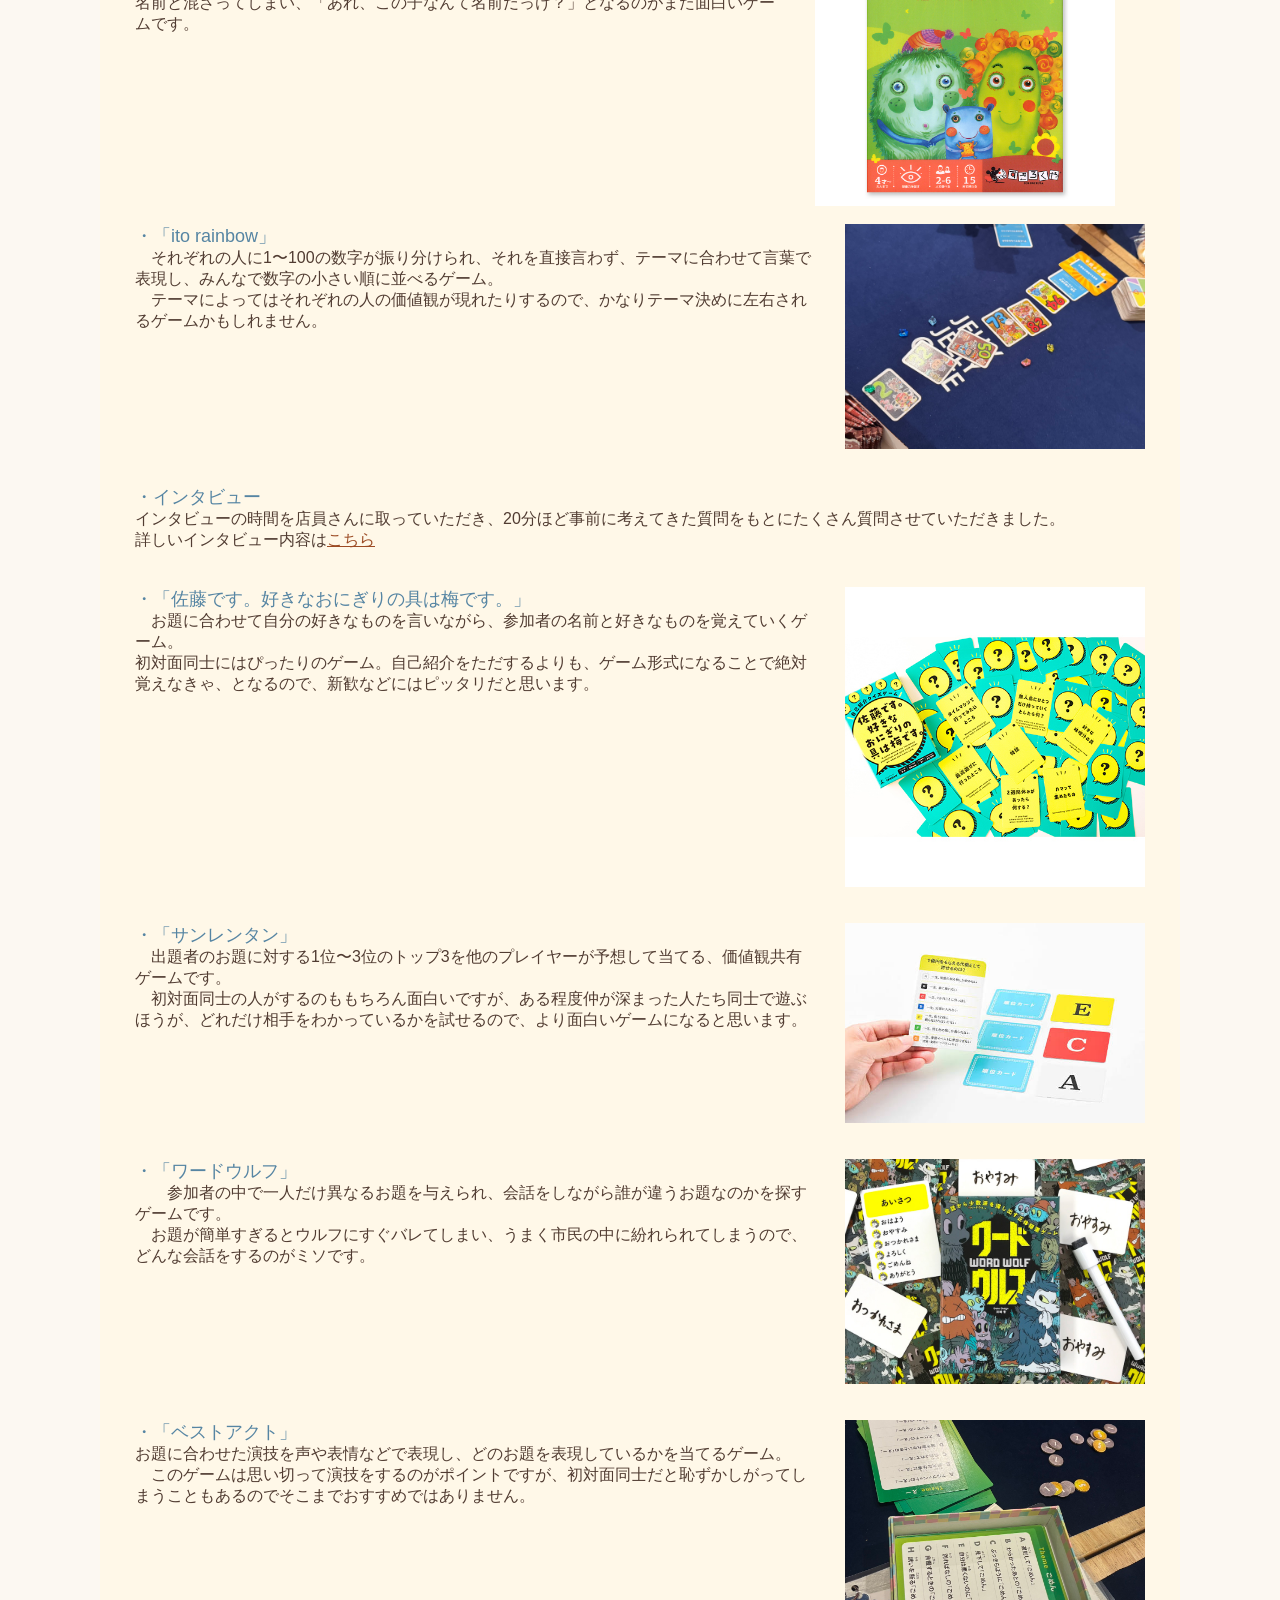
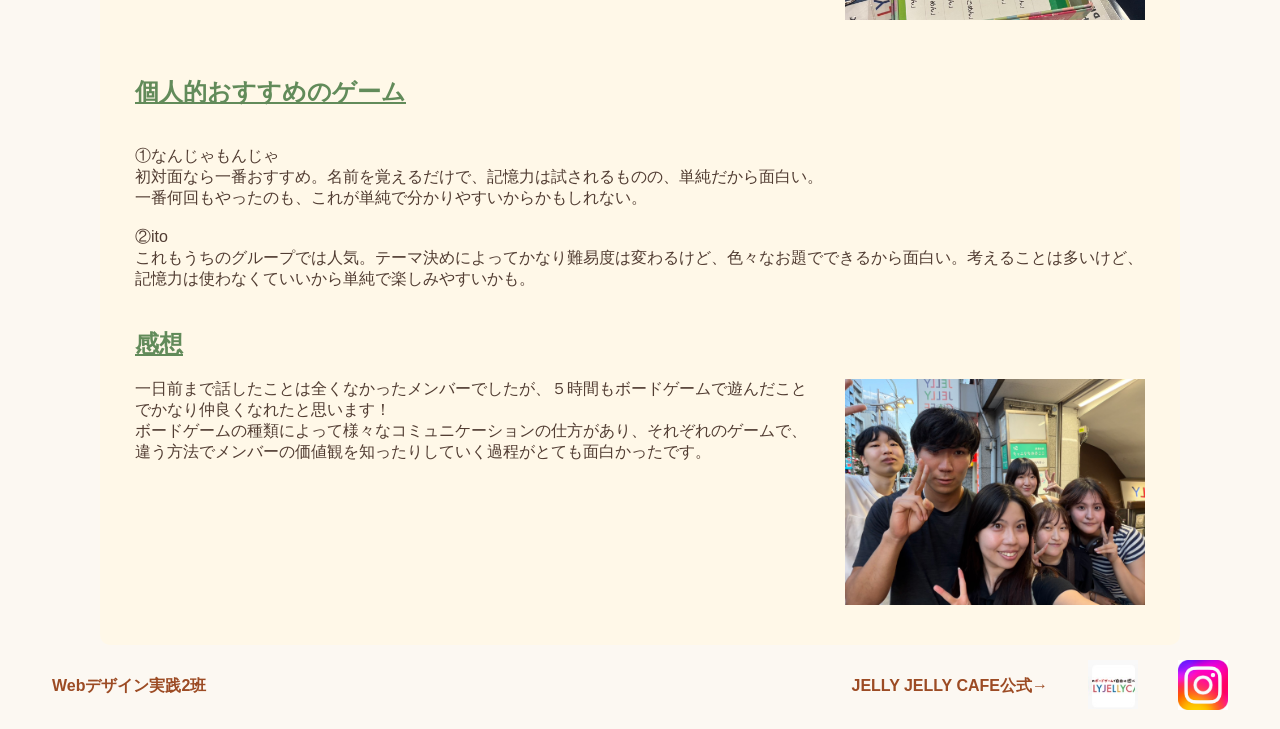
<file: 5_nanioshita.html>
<!DOCTYPE html>
<html lang="ja">
<head>
		<meta charset="UTF-8">
		<link rel="stylesheet" href="style.css">
		<link rel="preconnect" href="https://fonts.googleapis.com">
		<link rel="preconnect" href="https://fonts.gstatic.com" crossorigin>
		<link href="https://fonts.googleapis.com/css2?family=Dela+Gothic+One&display=swap" rel="stylesheet">
		<link rel="icon" href="img/1_target/target.jpeg">
		<Title>
			訪問レポート | ボードゲームカフェを調査してみた！
	</title>

</head>

<body bgcolor="#FFF8E8">
	<header>
        <div class="header_container">
            <font class="maintitle">訪問レポート</font>
            <div class="page_links">
                <a class="link_title" href="index.html">目的・客層</a>
                <a class="link_title" href="2_history.html">歴史</a>
                <a class="link_title" href="3_communication.html">コミュニケーション</a>
                <a class="link_title" href="4_event.html">イベント</a>
                <a class="link_title" href="5_nanioshita.html">訪問レポ</a>
                <a class="link_title" href="6_game.html">おすすめのゲーム</a>
            </div>
        </div>
    </header>

	
	<div class="dot-left"></div>
	<div class="dot-right"></div>
	
	<div align="center">
		<div style="
	background-color: #FFF8E8;
	display: inline-block;
	padding: 5px 20px;
	border-radius: 8px;
">
			<span style="font-family: 'Dela Gothic One', sans-serif;">
				<h1 style="color: #C94C4C; margin: 0;">
					<u>訪問レポ 📍JELLY JELLY CAFE 高田馬場店</u>
				</h1>
			</span>
		</div>		
		
		<div style="
	background-color: #FFFCF5;
	width: 800px;
	padding: 20px 30px;
	margin: 20px auto;
	border: 1px solid #B8A99A;
	border-radius: 10px;"><h2><font color="#E97845"><u>⭐︎当日のスケジュール⭐︎</u></font></h2>
		<style>
			.timeline h3 {
				color: #E97845;
			}
			
			.timeline p {
				color: #513C32;
			}
			.timeline b {
				color: #513C32;
			}
			.timeline span {
				color: #513C32;
			}
		</style>
		<div class="timeline" style="width: 600px; margin: 0 auto;">
			
			<div style="display: flex;">
				<div style="width: 100px; text-align: right; padding-right: 20px;">
					<b>13:00</b>
				</div>
				<div style="border-left: 2px solid #999; padding-left: 20px; padding-bottom: 20px; position: relative;">
					<span style="font-size: 22px; position: absolute; left: -11px; top: -5px;">●</span>
					<h3 style="display: inline;">集合</h3>
					<p>ボードゲームカフェに集合。</p>
				</div>
			</div>
			
			<div style="display: flex;">
				<div style="width: 100px; text-align: right; padding-right: 20px;">
					<b>13:15頃</b>
				</div>
				<div style="border-left: 2px solid #999; padding-left: 20px; padding-bottom: 20px; position: relative;">
					<span style="font-size: 22px; position: absolute; left: -11px; top: -5px;">●</span>
					<h3 style="display: inline;">なんじゃもんじゃ</h3>
					<p>「なんじゃもんじゃ」で遊ぶ。</p>
				</div>
			</div>
			
			<div style="display: flex;">
				<div style="width: 100px; text-align: right; padding-right: 20px;">
					<b>13:40頃</b>
				</div>
				<div style="border-left: 2px solid #999; padding-left: 20px; padding-bottom: 20px; position: relative;">
					<span style="font-size: 22px; position: absolute; left: -11px; top: -5px;">●</span>
					<h3 style="display: inline;">ito</h3>
					<p>「ito」で遊ぶ。</p>
				</div>
			</div>
			
			<div style="display: flex;">
				<div style="width: 100px; text-align: right; padding-right: 20px;">
					<b>14:00頃</b>
				</div>
				<div style="border-left: 2px solid #999; padding-left: 20px; padding-bottom: 20px; position: relative;">
					<span style="font-size: 22px; position: absolute; left: -11px; top: -5px;">●</span>
					<h3 style="display: inline;">店員さんへのインタビュー</h3>
					<p>ボードゲームカフェの店員さんにインタビュー。</p>
				</div>
			</div>
			
			<div style="display: flex;">
				<div style="width: 100px; text-align: right; padding-right: 20px;">
					<b>14:30頃</b>
				</div>
				<div style="border-left: 2px solid #999; padding-left: 20px; padding-bottom: 20px; position: relative;">
					<span style="font-size: 22px; position: absolute; left: -11px; top: -5px;">●</span>
					<h3 style="display: inline;">佐藤です。好きなおにぎりの具は梅です。</h3>
					<p>「佐藤です。好きなおにぎりの具は梅です。」で遊ぶ。</p>
				</div>
			</div>
			
			<div style="display: flex;">
				<div style="width: 100px; text-align: right; padding-right: 20px;">
					<b>15:00頃</b>
				</div>
				<div style="border-left: 2px solid #999; padding-left: 20px; padding-bottom: 20px; position: relative;">
					<span style="font-size: 22px; position: absolute; left: -11px; top: -5px;">●</span>
					<h3 style="display: inline;">サンレンタン</h3>
					<p>「サンレンタン」で遊ぶ。</p>
				</div>
			</div>
			
			<div style="display: flex;">
				<div style="width: 100px; text-align: right; padding-right: 20px;">
					<b>15:10頃</b>
				</div>
				<div style="border-left: 2px solid #999; padding-left: 20px; padding-bottom: 20px; position: relative;">
					<span style="font-size: 22px; position: absolute; left: -11px; top: -5px;">●</span>
					<h3 style="display: inline;">ワードウルフ</h3>
					<p>「ワードウルフ」で遊ぶ。</p>
				</div>
			</div>
			
			<div style="display: flex;">
				<div style="width: 100px; text-align: right; padding-right: 20px;">
					<b>16:15頃</b>
				</div>
				<div style="border-left: 2px solid #999; padding-left: 20px; padding-bottom: 20px; position: relative;">
					<span style="font-size: 22px; position: absolute; left: -11px; top: -5px;">●</span>
					<h3 style="display: inline;">ベストアクト</h3>
					<p>「ベストアクト」で遊ぶ。</p>
				</div>
			</div>
			
			<div style="display: flex;">
				<div style="width: 100px; text-align: right; padding-right: 20px;">
					<b>17:00頃</b>
				</div>
				<div style="border-left: 2px solid #999; padding-left: 20px; padding-bottom: 20px; position: relative;">
					<span style="font-size: 22px; position: absolute; left: -11px; top: -5px;">●</span>
					<h3 style="display: inline;">なんじゃもんじゃ</h3>
					<p>もう一度「なんじゃもんじゃ」で遊ぶ。</p>
				</div>
			</div>
			
			<div style="display: flex;">
				<div style="width: 100px; text-align: right; padding-right: 20px;">
					<b>17:30頃</b>
				</div>
				<div style="border-left: 2px solid #999; padding-left: 20px; padding-bottom: 20px; position: relative;">
					<span style="font-size: 22px; position: absolute; left: -11px; top: -5px;">●</span>
					<h3 style="display: inline;">ito</h3>
					<p>もう一度「ito」で遊ぶ。</p>
				</div>
			</div>
			
			<div style="display: flex;">
				<div style="width: 100px; text-align: right; padding-right: 20px;">
					<b>18:00</b>
				</div>
				<div style="border-left: 2px solid #999; padding-left: 20px; padding-bottom: 20px; position: relative;">
					<span style="font-size: 22px; position: absolute; left: -11px; top: -5px;">●</span>
					<h3 style="display: inline;">解散</h3>
				</div>
			</div>
			
			
		</div>
		
		</div>
		<div style="
	margin-left: 100px;
	margin-right: 100px;
	text-align: left;
	background-color: #FFF8E8;
	padding: 10px 35px 40px 35px;
	border-radius: 10px;
">
			<br>
			<br>
			<h2 style="color: #628B5A;"><u>やったこと</u></h2>
			<div style="display: flex; align-items: flex-start; gap: 30px;"><div style="flex: 1;">
			<font size="4" color="#5685A3">・「なんじゃもんじゃ」</font><br>
			
			<font size="3" color="#513C32">
			カードに描かれたキャラクターに名前をつけ、山札からカードを引いて同じキャラクターが出たときに、その名前を一番早く言った人がカードを獲得するゲーム。<br>
			
			　一回目はもちろん楽しいのですが、2、3回目以降になると、前につけたキャラクターの名前と混ざってしまい、「あれ、この子なんて名前だっけ？」となるのがまた面白いゲームです。</font>
		</div>
		<img src="img/5_nanioshita/nanjamonjamidori.jpg" width=300><br>
		<br>
	</div>	
		
		<br>
		<div style="display: flex; align-items: flex-start; gap: 30px;"><div style="flex: 1;">
				<font size="4" color="#5685A3">
				・「ito rainbow」
				</font><br>
				
		<font size="3" color="#513C32">
				　それぞれの人に1〜100の数字が振り分けられ、それを直接言わず、テーマに合わせて言葉で表現し、みんなで数字の小さい順に並べるゲーム。<br>
				
				　テーマによってはそれぞれの人の価値観が現れたりするので、かなりテーマ決めに左右されるゲームかもしれません。
				</font>
			</div>
			<img src="img/5_nanioshita/IMG_0110.JPG" width=300>
		</div><br>
		<br>
		
	
	<div>
			<font size="4" color="#5685A3">・インタビュー</font><br>
			
			<font size="3" color="#513C32">
			インタビューの時間を店員さんに取っていただき、20分ほど事前に考えてきた質問をもとにたくさん質問させていただきました。<br>
			詳しいインタビュー内容は<a href="">こちら</a>
			</font>		
		</div><br>
		<br>
		
			
			<div style="display: flex; align-items: flex-start; gap: 30px;">
				<div style="flex: 1;">
					<font size="4" color="#5685A3">・「佐藤です。好きなおにぎりの具は梅です。」</font><br>
		<font size="3" color="#513C32">
			　お題に合わせて自分の好きなものを言いながら、参加者の名前と好きなものを覚えていくゲーム。<br>
			初対面同士にはぴったりのゲーム。自己紹介をただするよりも、ゲーム形式になることで絶対覚えなきゃ、となるので、新歓などにはピッタリだと思います。
			</font>
		</div>
		<img src="img/5_nanioshita/satoudesu.jpg" width=300>
	</div><br>
	<br>
	
	<div style="display: flex; align-items: flex-start; gap: 30px;">
		<div style="flex: 1;">
			<font size="4" color="#5685A3">・「サンレンタン」</font><br>
	<font size="3" color="#513C32">
	　出題者のお題に対する1位〜3位のトップ3を他のプレイヤーが予想して当てる、価値観共有ゲームです。<br>
　初対面同士の人がするのももちろん面白いですが、ある程度仲が深まった人たち同士で遊ぶほうが、どれだけ相手をわかっているかを試せるので、より面白いゲームになると思います。
	</font>
</div>
<img src="img/5_nanioshita/sanrentan.jpeg" width=300>
</div>

<br>
<br>

<div style="display: flex; align-items: flex-start; gap: 30px;">
	<div style="flex: 1;">
		<font size="4" color="#5685A3">・「ワードウルフ」</font><br>
		<font size="3" color="#513C32">
		　　参加者の中で一人だけ異なるお題を与えられ、会話をしながら誰が違うお題なのかを探すゲームです。<br>
		　お題が簡単すぎるとウルフにすぐバレてしまい、うまく市民の中に紛れられてしまうので、どんな会話をするのがミソです。
		</font>
	</div>
	<img src="img/5_nanioshita/wordwolf.jpeg" width=300>
</div><br>
<br>
<div style="display: flex; align-items: flex-start; gap: 30px;">
	<div style="flex: 1;">
		<font size="4" color="#5685A3">・「ベストアクト」</font><br>
		<font size="3" color="#513C32">
		お題に合わせた演技を声や表情などで表現し、どのお題を表現しているかを当てるゲーム。<br>
		　このゲームは思い切って演技をするのがポイントですが、初対面同士だと恥ずかしがってしまうこともあるのでそこまでおすすめではありません。
		</font>
	</div>
	<img src="img/5_nanioshita/IMG_0113.JPG" width="300" height="200" style="object-fit: cover;">
</div>
<br>
<br>
<h2><font size="5" color="#628B5A"><u>個人的おすすめのゲーム</u></font></h2><br>

<font color="#513C32">
①なんじゃもんじゃ<br>

初対面なら一番おすすめ。名前を覚えるだけで、記憶力は試されるものの、単純だから面白い。<br>
一番何回もやったのも、これが単純で分かりやすいからかもしれない。<br>
<br>
②ito<br>
これもうちのグループでは人気。テーマ決めによってかなり難易度は変わるけど、色々なお題でできるから面白い。考えることは多いけど、記憶力は使わなくていいから単純で楽しみやすいかも。
<br>
	<br>
	</font>


	<h2 style="color: #628B5A;"><u>感想</u></h2>
	<div style="display: flex; align-items: flex-start; gap: 30px;"><div style="flex: 1;">

	<font color="#513C32">一日前まで話したことは全くなかったメンバーでしたが、５時間もボードゲームで遊んだことでかなり仲良くなれたと思います！<br>
	ボードゲームの種類によって様々なコミュニケーションの仕方があり、それぞれのゲームで、違う方法でメンバーの価値観を知ったりしていく過程がとても面白かったです。<br></font>
	</div>
	<img src="img/5_nanioshita/IMG_0112.JPG" width="300">
</div>
</div>	
		
<footer>
	<div class="footer_container">
		<font>Webデザイン実践2班</font>
		<div class="sns">
			<font>JELLY JELLY CAFE公式→</font>
			<a href="https://jellyjellycafe.com/about">
				<img class="link_icon" src="img/1_target/koshiki_logo.jpg"></a>
			<a  href="https://www.instagram.com/jelly2cafe_baba/?utm_source=ig_web_button_share_sheet">
				<img class="link_icon" src="img/1_target/instagram.jpeg"></a>
		</div>
	</div>
</footer>

</body>
</html>
</file>
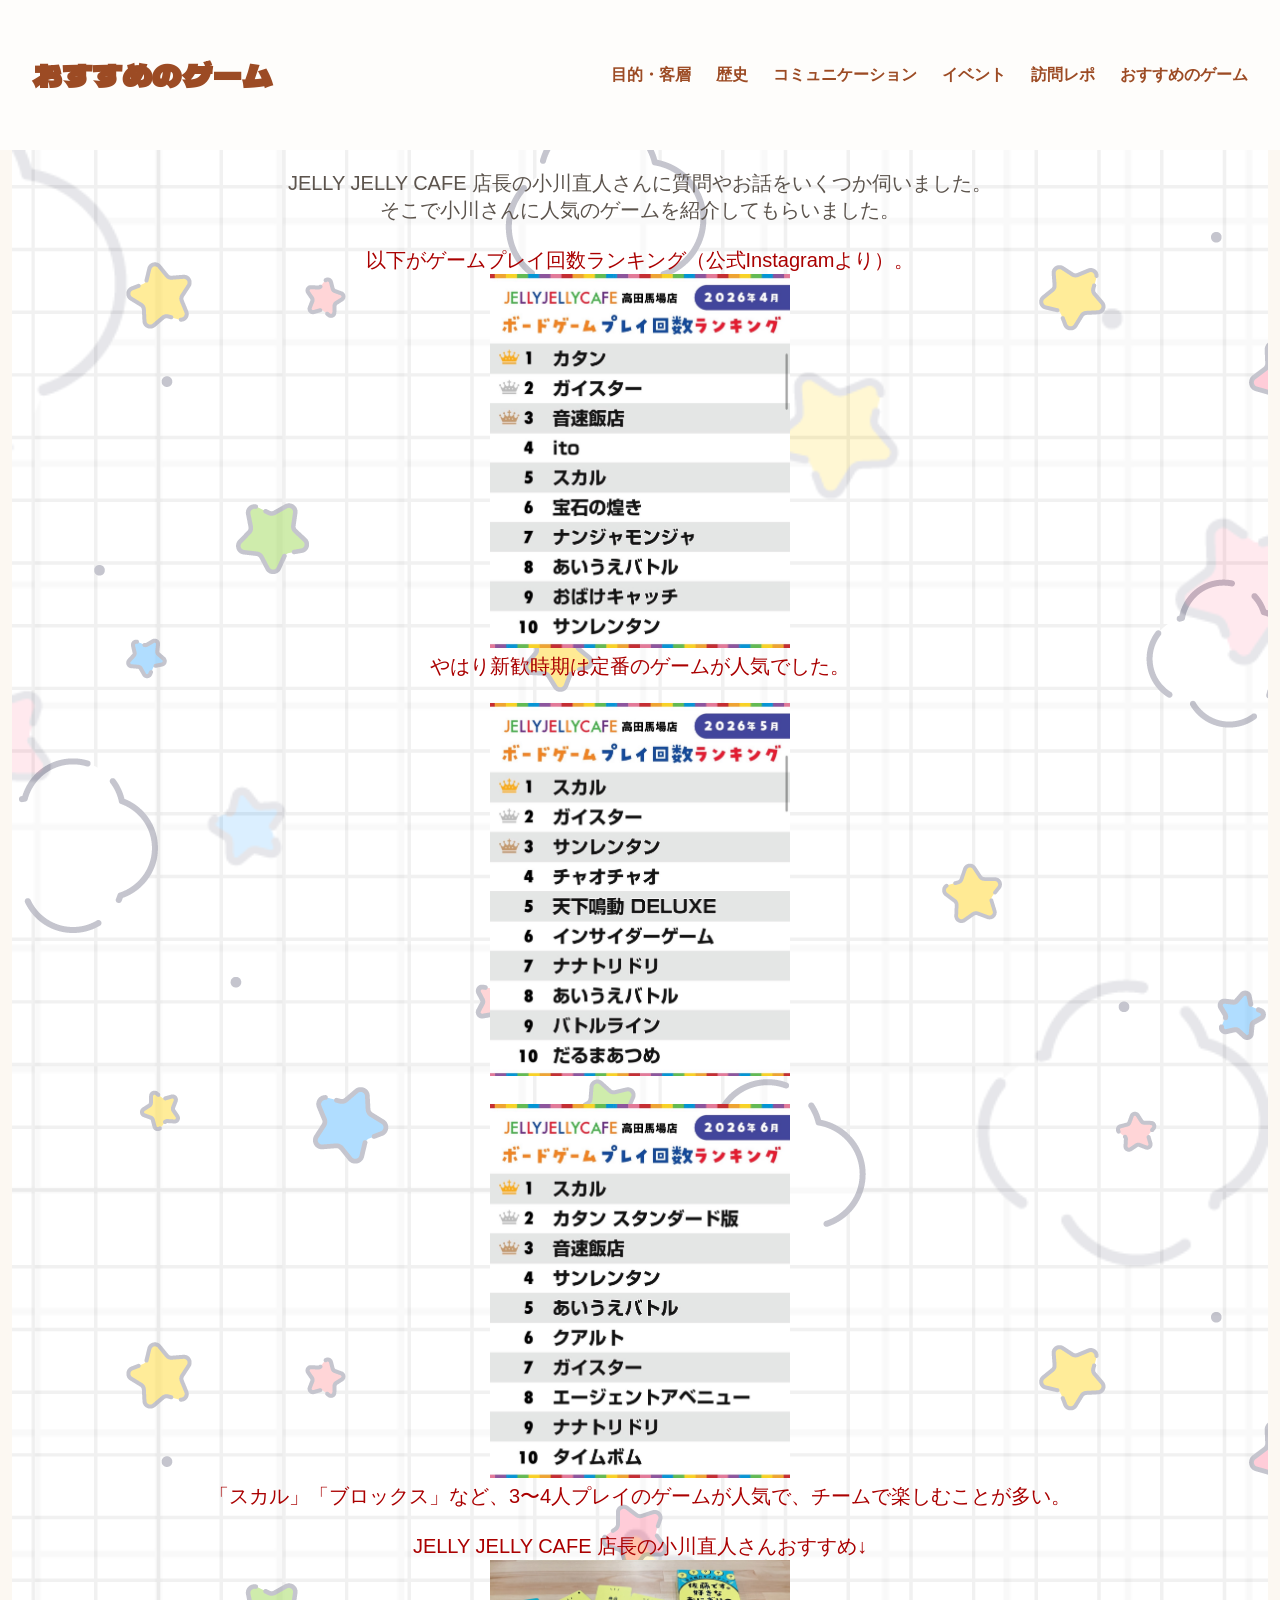
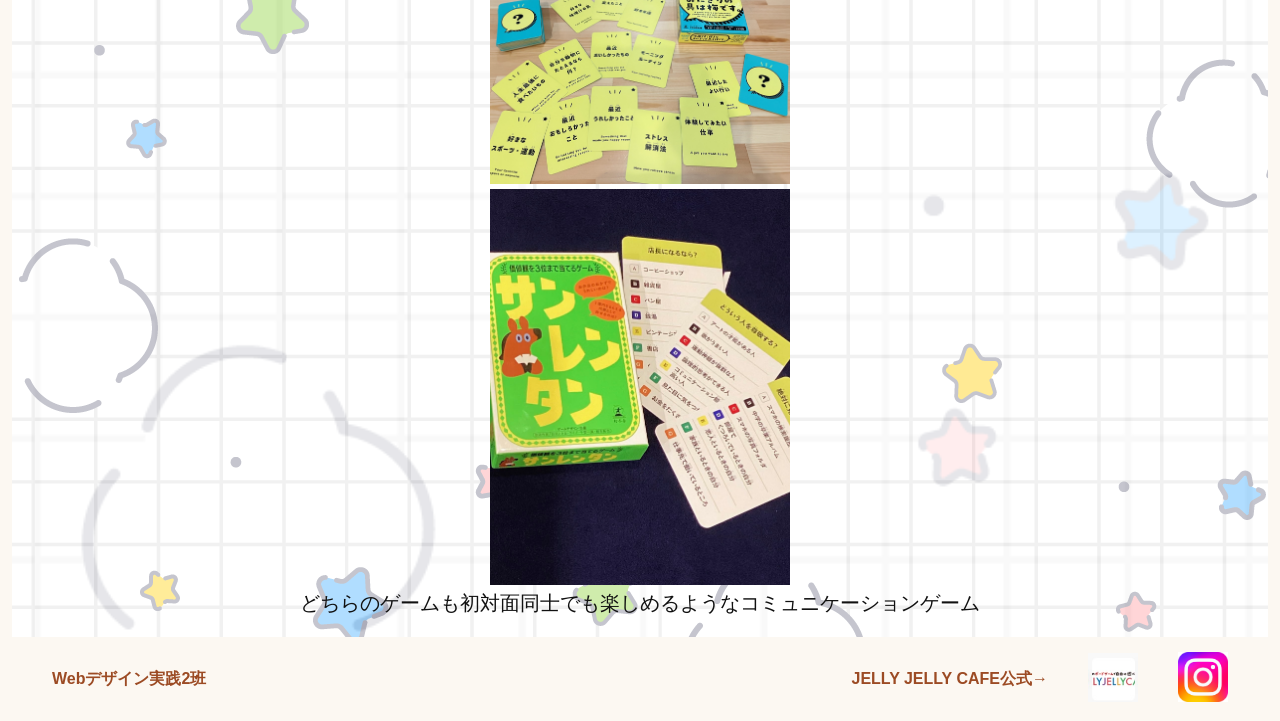
<file: 6_game.html>
<!DOCTYPE html>
<html lang="ja">
<head>
	<meta charset="UTF-8">
    <link rel="stylesheet" href="style.css">
    <link rel="preconnect" href="https://fonts.googleapis.com">
	<link rel="preconnect" href="https://fonts.gstatic.com" crossorigin>
	<link href="https://fonts.googleapis.com/css2?family=Dela+Gothic+One&display=swap" rel="stylesheet">
    <link rel="icon" href="img/1_target/target.jpeg">
	<title>おすすめのゲーム | ボードゲームカフェを調査してみた！</title>
</head>

<body>
    <header>
        <div class="header_container">
            <font class="maintitle">おすすめのゲーム</font>
            <div class="page_links">
                <a class="link_title" href="index.html">目的・客層</a>
                <a class="link_title" href="2_history.html">歴史</a>
                <a class="link_title" href="3_communication.html">コミュニケーション</a>
                <a class="link_title" href="4_event.html">イベント</a>
                <a class="link_title" href="5_nanioshita.html">訪問レポ</a>
                <a class="link_title" href="6_game.html">おすすめのゲーム</a>
            </div>
        </div>
    </header>

	<!--書き込むところ-->
	<main id="game6_main" class="game6_container" style="background-image:url('img/6_game/haikei.png') ">
        <font size="4"> JELLY JELLY CAFE 店長の小川直人さんに質問やお話をいくつか伺いました。<br>
            そこで小川さんに人気のゲームを紹介してもらいました。<br>
        <font size="5" h="300"><br>
        <font size="5" COLOR="#AA0000">以下がゲームプレイ回数ランキング（公式Instagramより）。<br>
        
        <img src="img/6_game/jellycafe4.jpg" width="300"><br>
        <font size="5" COLOR="#AA0000">やはり新歓時期は定番のゲームが人気でした。<br><br>
        <img src="img/6_game/jellycafe5.jpg" width="300"><br><br>
        <img src="img/6_game/jellycafe6.jpg" width="300"><br>
        
        <font size="5" COLOR="#AA0000"「カタン」が不動の人気で月ごとのランキングでも常に上位。<br>
        「スカル」「ブロックス」など、3〜4人プレイのゲームが人気で、チームで楽しむことが多い。<br><br>
        
        <font size="3"> JELLY JELLY CAFE 店長の小川直人さんおすすめ↓<br>
        
        <img src="img/6_game/satoudesu.jpg" width="300"><br>
        
        <img src="img/6_game/sanrentan.jpg" width="300"><br>
        
        <font size="5" COLOR="#111111"> どちらのゲームも初対面同士でも楽しめるようなコミュニケーションゲーム<br>
     <!--書き込むところ　ここまで！-->
    </font>
    </main>


    <footer>
        <div class="footer_container">
            <font>Webデザイン実践2班</font>
            <div class="sns">
                <font>JELLY JELLY CAFE公式→</font>
                <a href="https://jellyjellycafe.com/about">
                    <img class="link_icon" src="img/1_target/koshiki_logo.jpg"></a>
                <a  href="https://www.instagram.com/jelly2cafe_baba/?utm_source=ig_web_button_share_sheet">
                    <img class="link_icon" src="img/1_target/instagram.jpeg"></a>
            </div>
        </div>
    </footer>

</body>
</html>
</file>
<file: style.css>
body {
    font-family: 'Hiragino Kaku Gothic Pro','ヒラギノ角ゴ Pro W3','メイリオ',Meiryo,'ＭＳ Ｐゴシック',sans-serif;
    width: 100%;
    margin: 0 auto;
    background-color: #FCF8F2;
    color: #5C544D;
}
 
header {
    width: 100%;
    margin: 0 auto;
    padding: 3px 0;
    position: sticky;
    top: 0;
    z-index: 100;
    background-color: rgba(255, 255, 255, 0.7);
}

.header_container {
    width: 95%;
    margin: 0 auto;
    padding: 50px 10px;
    display: flex;
    justify-content: space-between;
    align-items: center;
}

.page_links {
    display: flex;
    justify-content: flex-end;
    gap: 25px;
    font-weight: bold;
}

.link_title {
    text-decoration: none;
    position: relative;
}

.link_title::after {
    content: "";
    position: absolute;
    left: 0;
    bottom: -5px;
    width: 100%;
    height: 2px;
    background-color: #9C4B24;
    
    transform: scaleX(0);
    transform-origin: left;
    transition: transform 0.3s ease;
}

.link_title:hover::after {
    transform: scaleX(1);
}

footer {
    display: flex;
    margin: 25px auto;
    width: 95%;
    margin: 0 auto;
    padding: 15px 0;
    font-weight: bold;
    color: #9C4B24;
}

.footer_container {
    width: 100%;
    padding: 0 20px; 
    display: flex;
    justify-content: space-between;
    align-items: center;
}

.sns {
    display: flex;
    align-items: center;
    gap: 40px
}

.link_icon {
    width: 50px;
    height: auto;
}

main {
    margin: 0 auto;
    width:95%;
    background-color: transparent;
    padding: 20px;
    min-height: 1500px;
}

.maintitle {
    font-family: 'Dela Gothic One', sans-serif;
    font-size: 30px;
    font-weight: bold;
    color: #9C4B24;
}

.item {
    display: flex;
    justify-content: space-between;
    align-items: center;
    height: 25%;
    gap: 20px;
    padding-bottom: 70px;
}

.photo_item {
    width: 30%;
    justify-content: space-between;
    min-height: 300px;
    background-color: transparent;
    flex-direction: column;
    gap: 25px;
    text-align: center;
    padding: 10px;
}

.photo_image {
    width: 100%;
}

.photo_caption {
    font-size: 15px;
}

.text_item {
    width: 70%;
    min-height: 300px;
    margin:0 ;
    padding: 10px;
    background-color: transparent;
}

.text_subtitle {
    font-size: 25px;
    font-weight: bold;
    color: #9C4B24;
}

.text_nakami {
    font-size: 17px;
}

#game6_main {
    display: flex;
    justify-content: center;
    align-items: center;
    text-align: center;
}

.dot-left, .dot-right {
    position: fixed;
    top: 0;
    width: 50%;
    height: 100vh;
    background-color: #FFF8E8;
    background-image: 
        radial-gradient(circle, #DFA7A7 4px, transparent 5px),
        radial-gradient(circle, #DFA7A7 4px, transparent 5px);
    background-size: 40px 40px;
    background-position: 0 0, 20px 20px;
    z-index: -1;
}

.dot-left {
    left: 0;
}

.dot-right {
    right: 0;
}

.page_links a, a {
    color: #9C4B24;
}

/* --- 6_game.html 用の追加スタイル --- */
.game6_container {
    position: relative;
    flex-direction: column; 
    gap: 20px; 
    z-index: 1; 
}

.game6_container font {
    font-family: 'Hiragino Kaku Gothic Pro','ヒラギノ角ゴ Pro W3','メイリオ',Meiryo,'ＭＳ Ｐゴシック',sans-serif;
    font-size: 20px;
}

.game6_container::before {
    content: "";
    position: absolute;
    top: 0;
    left: 0;
    width: 100%;
    height: 100%;
    background-image: url('img/6_game/haikei.png');
    background-size: cover;
    background-position: center;
    background-repeat: no-repeat;
    opacity: 0.3;
    z-index: -1;
}

.game_text {
    font-size: 17px;
    color: #5C544D; 
    line-height: 1.8; 
    margin: 10px 0;
}

/* --- テーブル --- */

table {
    border-collapse: collapse; 
    background-color: #FFFFFF;
    margin: 0 auto; 
    width: 80%;
    color: #5C544D; 
}

th, td {
    border: 1px solid #C4B5A5;
    padding: 15px;
    text-align: center;
}

th {
    background-color: #F2E8D8; 
    color: #9C4B24;
    font-weight: bold;
}
</file>
